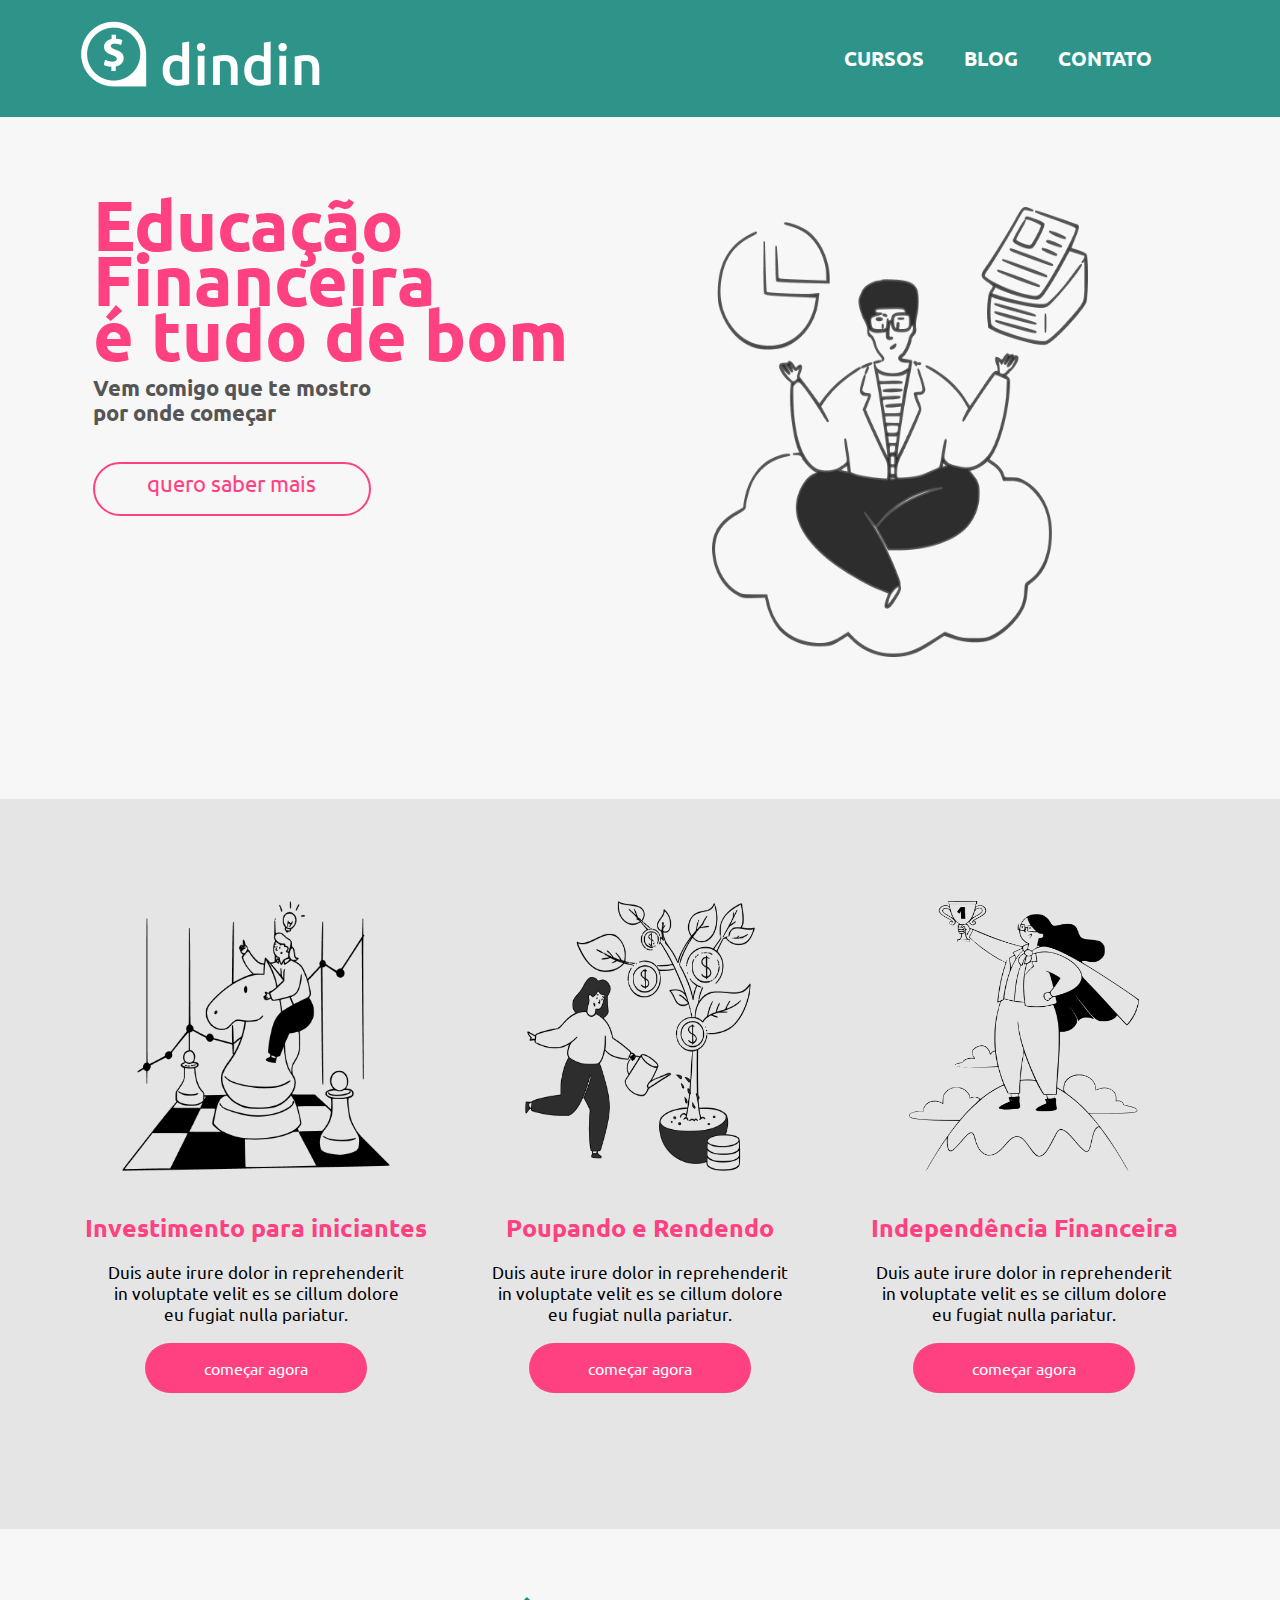
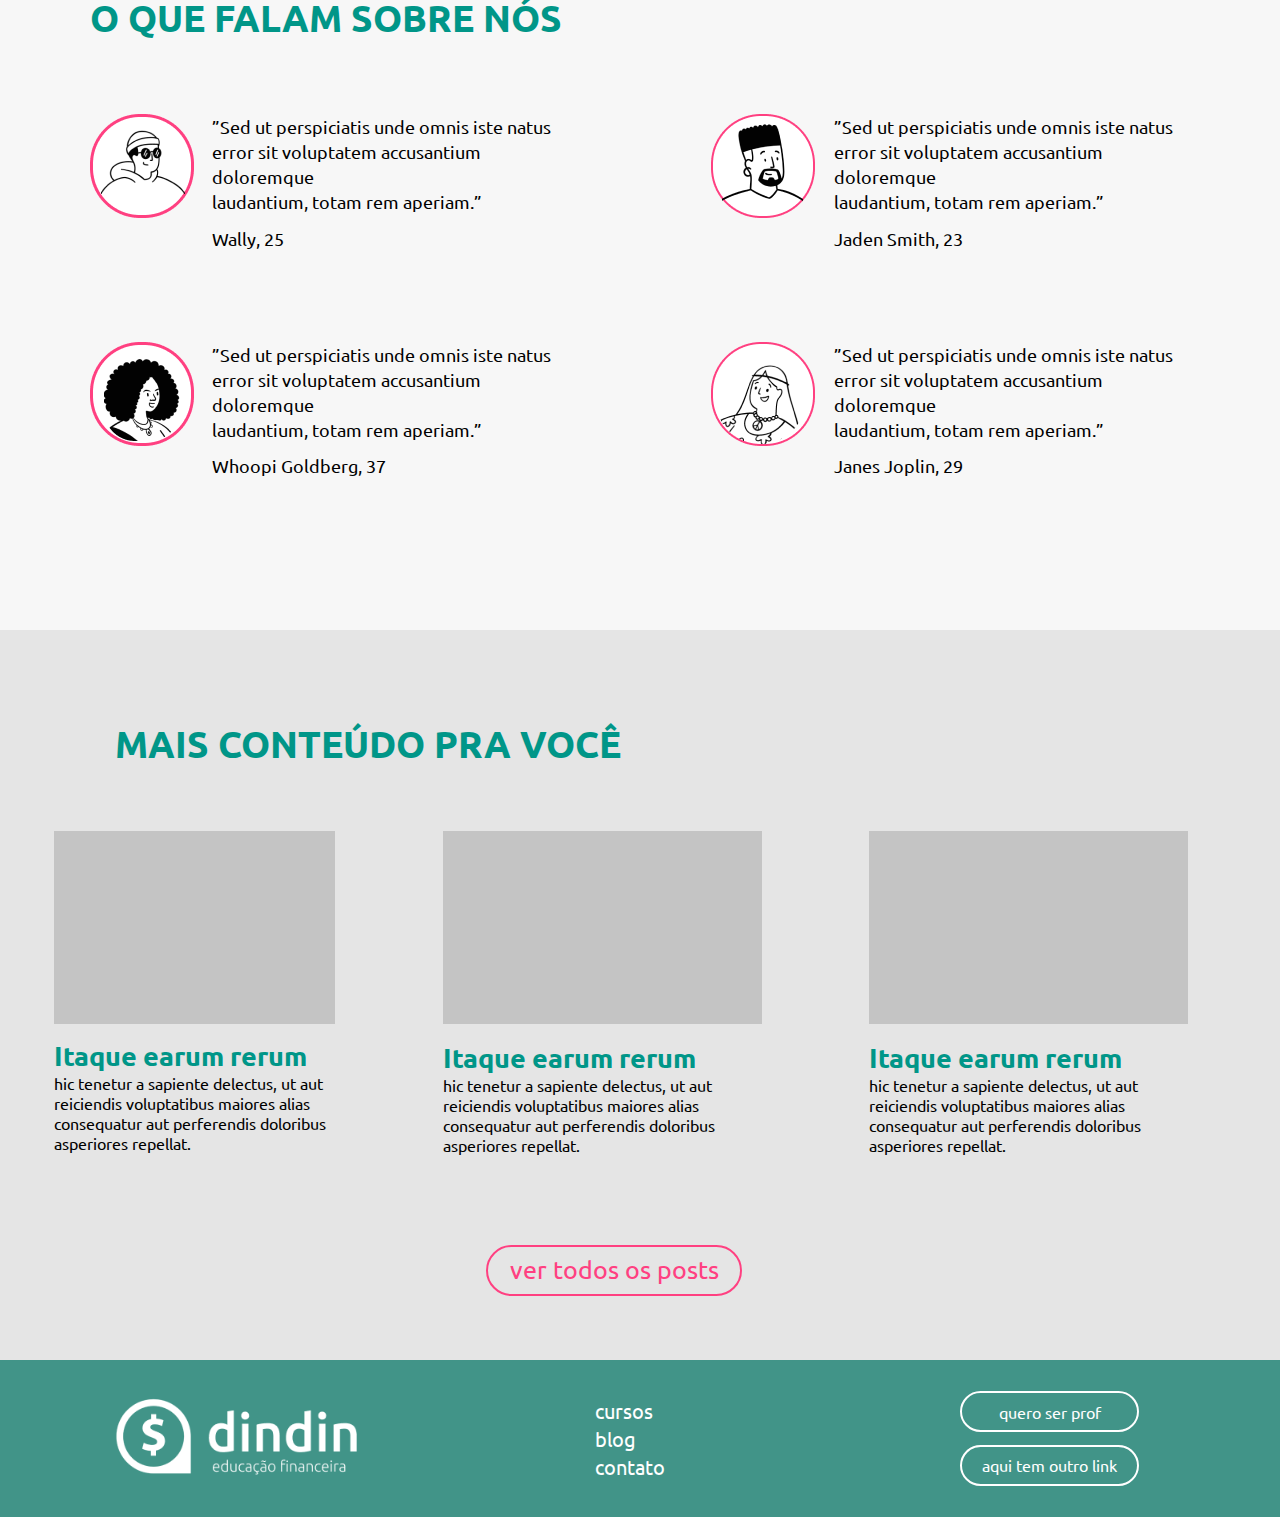
<file: index.html>
<!DOCTYPE html>
<html lang="en">
<head>
    <meta charset="UTF-8">
    <meta http-equiv="X-UA-Compatible" content="IE=edge">
    <meta name="viewport" content="width=device-width, initial-scale=1.0">
   
    <link rel="stylesheet" href="css/index.css">
    
    <link rel="preconnect" href="https://fonts.googleapis.com">
    <link rel="preconnect" href="https://fonts.gstatic.com" crossorigin>
    <link href="https://fonts.googleapis.com/css2?family=Ubuntu&display=swap" rel="stylesheet">
    <title>Início</title>
</head>
<body>
    <header> <!--inicio do header-->
        <a class="logo" href="index.html">
            <img src="./imagens-dindin/logo-header.png" alt="logo-da-empresa">
        </a> 
        <nav class="menu-header">
            <a href="cursos.html">cursos</a>
            <a href="blog.html">blog</a>
            <a href="contato.html">contato</a>
        </nav>
    </header> <!--fim do header-->

    <main>
        
        <section class="section1"> <!--inicio da section1 -->
            <div class="texto">
                <div class="texto1">
                    <h1>
                        Educação <br>
                        Financeira <br>
                        é tudo de bom
                    </h1>
                </div>

                <div class="texto2">
                    <h4>
                        Vem comigo que te mostro <br>
                        por onde começar
                    </h4>
                </div>

                <div class="botao-quero-saber-mais">
                    <a href="#">quero saber mais</a> 
                </div>
            </div>

            <div class="imagem1">
                <img src="./imagens-dindin/ilustra-banner.png" alt="">
            </div>
        </section> <!--fim da section1 -->

        <section class="section2"> <!--inicio da section2 -->
            <div class="coluna1">
                <div>
                    <img class="imagem1" src="./imagens-dindin/ilustra-poupando.png" alt="">
                </div>
                <div>
                    <h2>Investimento para iniciantes</h2>
                </div>
                <div>
                    <p class="p1">
                        Duis aute irure dolor in reprehenderit <br>
                        in voluptate velit es se cillum dolore <br>
                         eu fugiat nulla pariatur.
                    </p>
                </div>
                <div class="botao-comecar-agora-coluna1">
                    <a class="botao1" href="#">começar agora</a>
                </div>
            </div>

            <div class="coluna2">
                <div>
                    <img class="imagem2" src="./imagens-dindin/ilustra-investimento.png" alt="">
                </div>
                <div>
                    <h2>Poupando e Rendendo</h2>
                </div>
                <div>
                    <p class="p2">
                        Duis aute irure dolor in reprehenderit <br>
                        in voluptate velit es se cillum dolore <br>
                         eu fugiat nulla pariatur.
                    </p>
                </div>
                <div class="botao-comecar-agora-coluna2">
                    <a class="botao2" href="#">começar agora</a>
                </div>
            </div>

            <div class="coluna3">
                <div>
                    <img class="imagem3" src="./imagens-dindin/ilustra-independencia.png" alt="">
                </div>
                <div>
                    <h2>Independência Financeira</h2>
                </div>
                <div>
                    <p class="p3">
                        Duis aute irure dolor in reprehenderit <br>
                        in voluptate velit es se cillum dolore <br>
                         eu fugiat nulla pariatur.
                    </p>
                </div>

                <div class="botao-comecar-agora-coluna3">
                    <a class="botao3" href="">começar agora</a>  
                </div>
            </div>
        </section> <!--fim da section2 -->

        <section class="section3"> <!--inicio da section3 -->
            <div class="titulo">
                <h2>
                    o que falam sobre nós
                </h2>
            </div>

            <div class="comentarios">
                <div class="comentarios-esquerda">
                    <div class="wally">
                        <div>    
                            <img src="./imagens-dindin/icon-wally.png" alt="">
                        </div>
                        <div>    
                            <p class="p1">
                                ”Sed ut perspiciatis unde omnis iste natus <br>
                                error sit voluptatem accusantium doloremque <br>
                                laudantium, totam rem aperiam.”
                            </p> 
                            <p class="p2">Wally, 25</p>
                        </div>
                    </div>    

                    <div class="whoopi">
                        <div>    
                            <img src="./imagens-dindin/icon-whoopi.png" alt="">
                        </div>
                        <div>    
                            <p class="p1">
                                ”Sed ut perspiciatis unde omnis iste natus <br>
                                error sit voluptatem accusantium doloremque <br>
                                laudantium, totam rem aperiam.”
                            </p> 
                            <p class="p2">Whoopi Goldberg, 37</p>
                        </div>
                    </div> 
                </div>     

                <div class="comentarios-direita">

                    <div class="jaden">
                        <div>    
                            <img src="./imagens-dindin/icon-jaden.png" alt="">
                        </div>
                        <div>    
                            <p class="p1">
                                ”Sed ut perspiciatis unde omnis iste natus <br>
                                error sit voluptatem accusantium doloremque <br>
                                laudantium, totam rem aperiam.”
                            </p> 
                            <p class="p2">Jaden Smith, 23</p>
                        </div>
                    </div>    

                    <div class="janes">
                        <div>    
                            <img src="./imagens-dindin/icon-jane.png" alt="">
                        </div>
                        <div>    
                            <p class="p1">
                                ”Sed ut perspiciatis unde omnis iste natus <br>
                                error sit voluptatem accusantium doloremque <br>
                                laudantium, totam rem aperiam.”
                            </p> 
                            <p class="p2">Janes Joplin, 29</p>
                        </div>
                    </div>                    
                </div>
            </div>
        </section> <!--fim da section3 -->

        <section class="section4"> <!--inicio da section4 -->
            <div class="titulo">
                <h2>mais conteúdo pra você</h2>            
            </div>
               
            <div class="posts">
                <div class="post1">
                    <div class="img-vazio1">
            
                    </div>
            
                    <div class="texto1">
                        <h3>Itaque earum rerum</h3>
                        <p>
                            hic tenetur a sapiente delectus, ut aut <br>
                            reiciendis voluptatibus maiores alias <br>
                            consequatur aut perferendis doloribus <br>
                            asperiores repellat.
                        </p>
                    </div>
                </div>
            
                <div class="post2">
                    <div class="img-vazio2">
            
                    </div>
                    <div class="texto2">
                        <h3>Itaque earum rerum</h3>
                        <p>
                            hic tenetur a sapiente delectus, ut aut <br>
                            reiciendis voluptatibus maiores alias <br>
                            consequatur aut perferendis doloribus <br>
                            asperiores repellat.
                        </p>
                    </div>
                </div>
            
                <div class="post3">
                    <div class="img-vazio3">
            
                    </div>
            
                    <div class="texto3">
                        <h3>Itaque earum rerum</h3>
                        <p>
                            hic tenetur a sapiente delectus, ut aut <br>
                            reiciendis voluptatibus maiores alias <br>
                            consequatur aut perferendis doloribus <br>
                            asperiores repellat.
                        </p>
                    </div>
                </div>
            </div>

                <div class="botao">
                    <a href="./blog.html">ver todos os posts</a> 
                </div> 

        </section> <!--fim da section4 -->

    </main>
    
    <footer> <!--inicio do footer -->        
    
        <a class="logo-footer" href="index.html">
            <img src="./imagens-dindin/logo-footer.png" alt="logo">
        </a>

        <nav>
            <a href="cursos.html">cursos</a>
            <a href="blog.html">blog</a>
            <a href="contato.html">contato</a>
        </nav>

        <div class="botao-footer">
             <a class="btn1" href="#">quero ser prof</a>
             <a class="btn2" href="#">aqui tem outro link</a>
        </div>
    
    </footer><!--fim do footer -->
</body>
</html>
</file>
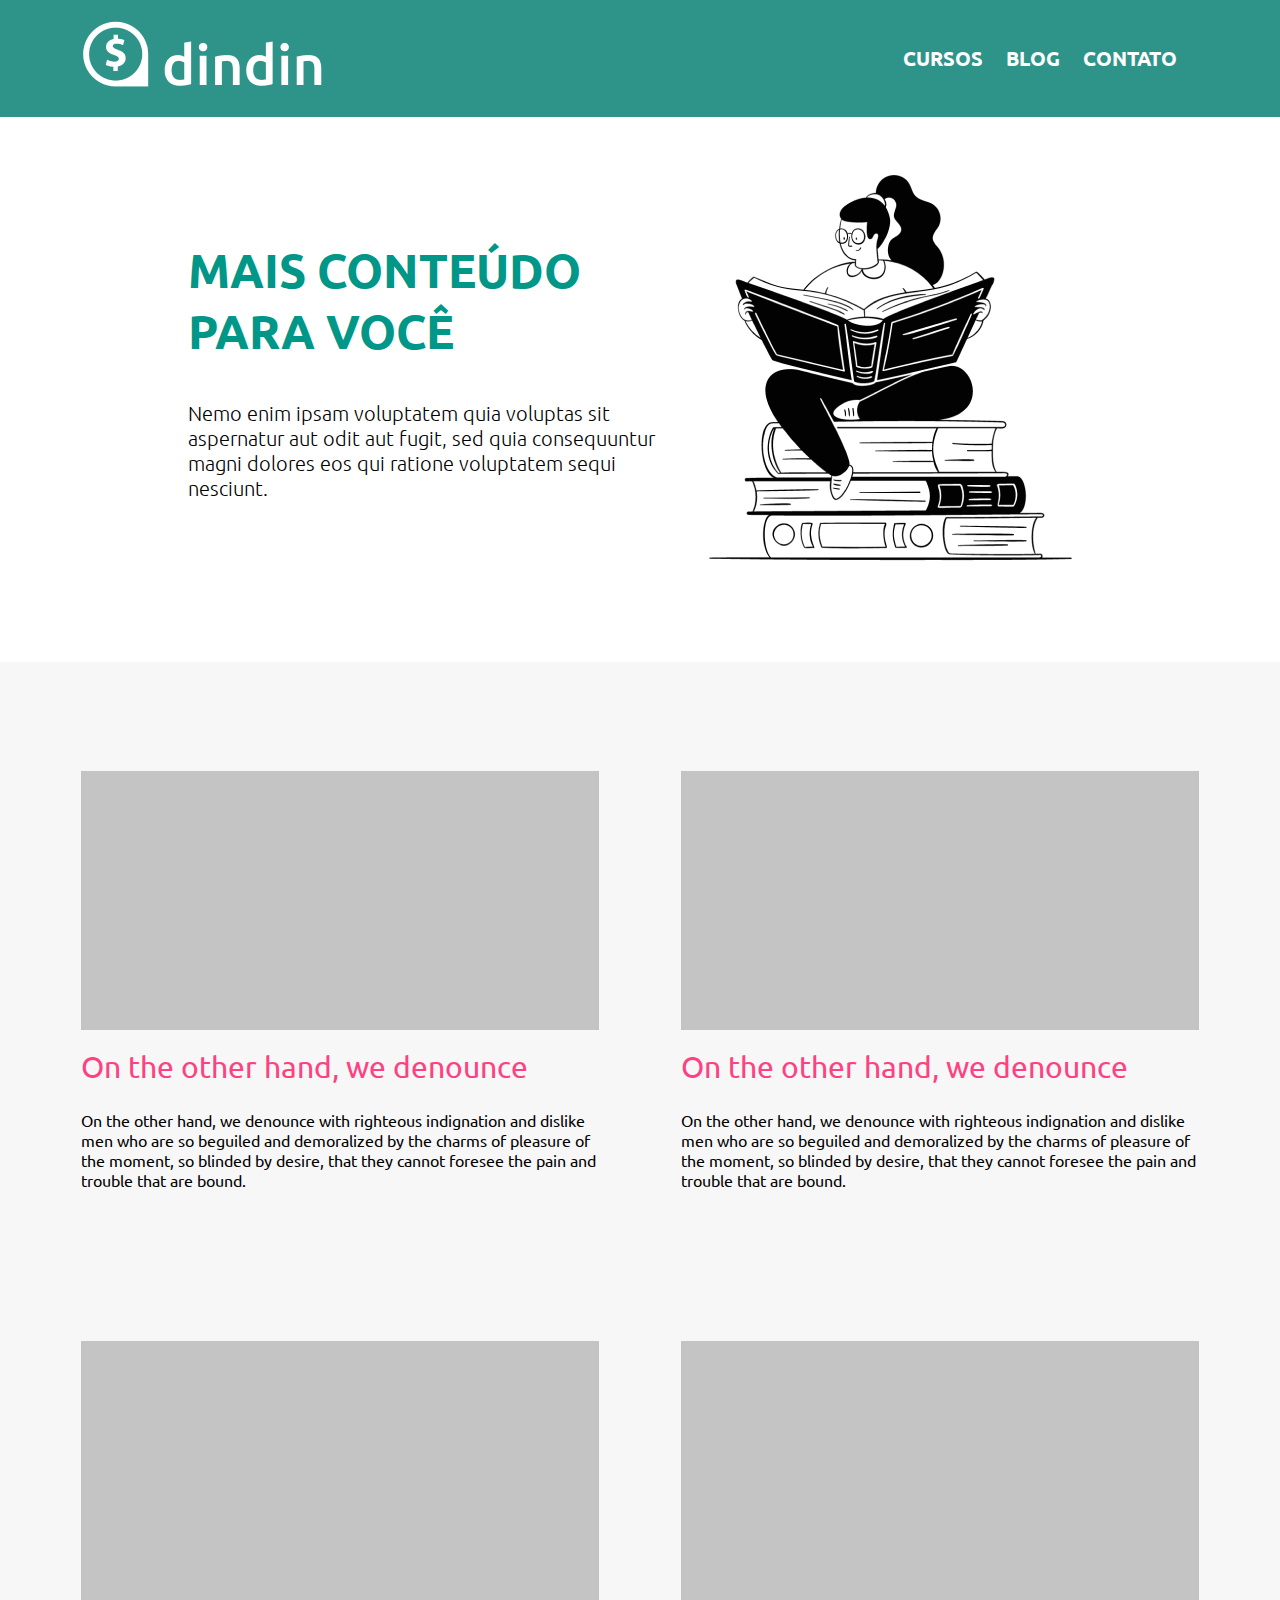
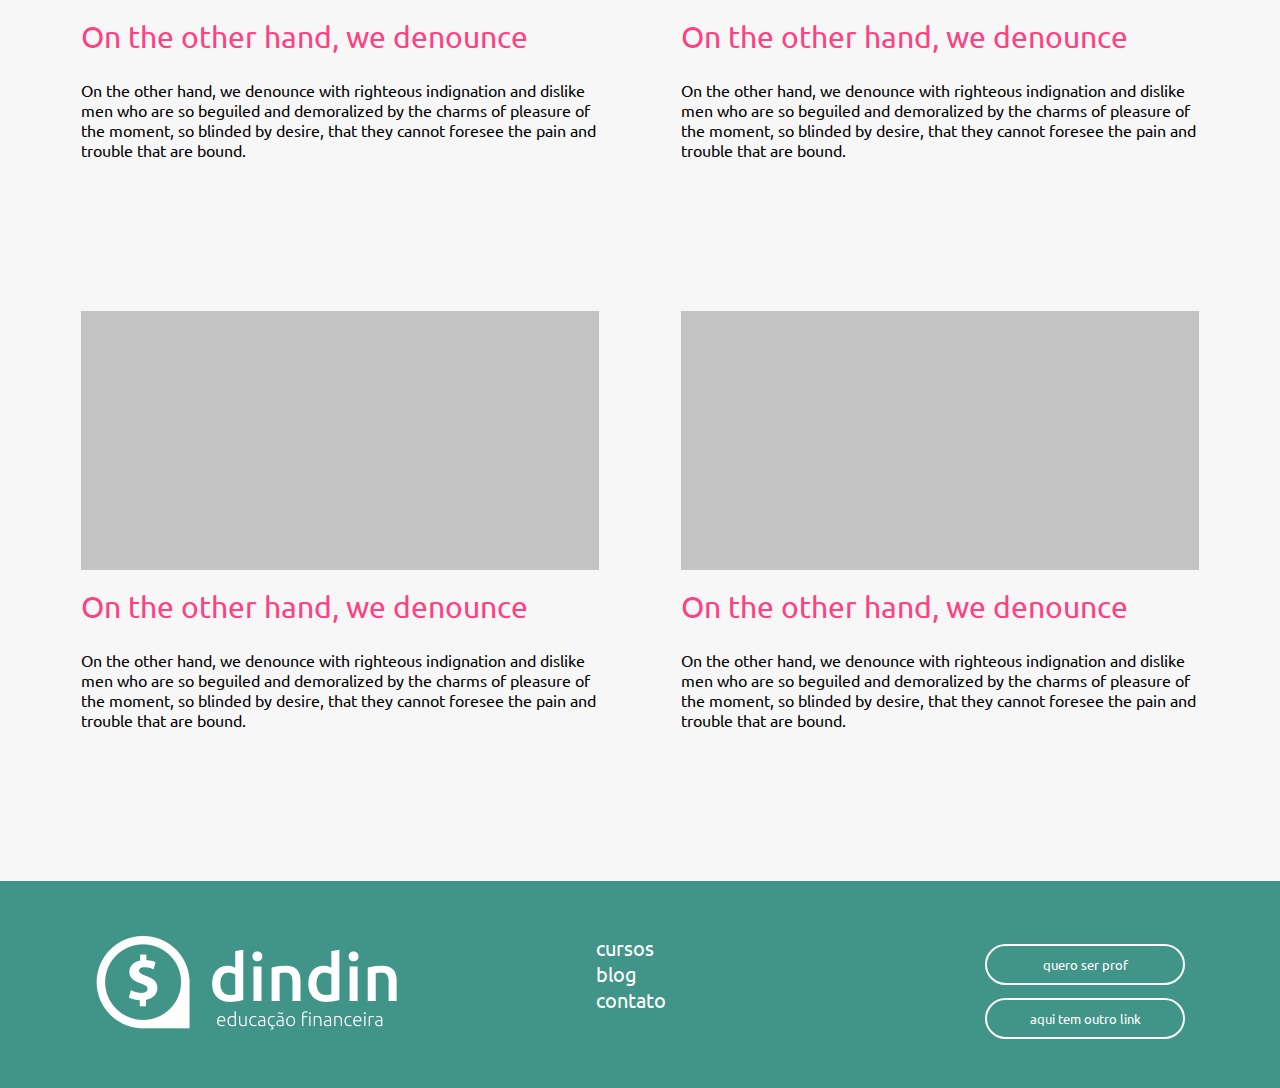
<file: blog.html>
<!DOCTYPE html>
<html lang="pt-br">

<head>
    <meta charset="UTF-8">
    <meta http-equiv="X-UA-Compatible" content="IE=edge">
    <meta name="viewport" content="width=device-width, initial-scale=1.0">
    <link rel="stylesheet" href="css/blog.css">
    <link rel="preconnect" href="https://fonts.googleapis.com">
    <link rel="preconnect" href="https://fonts.gstatic.com" crossorigin>
    <link href="https://fonts.googleapis.com/css2?family=Ubuntu&display=swap" rel="stylesheet">
    <title>Blog</title>
</head>

<body>
    <header>
        <a href="index.html">
            <img src="./imagens-dindin/logo-header.png">
        </a>
        <nav class="menu">
            <a href="cursos.html">CURSOS</a>
            <a href="blog.html">BLOG</a>
            <a href="contato.html">CONTATO</a>
        </nav>
    </header>

    <main>
        <section class="main-section1">
            <article class="main-aticle1">
                <h1 class="title1">MAIS CONTEÚDO PARA VOCÊ</h1>
                <p class="text1">Nemo enim ipsam voluptatem quia voluptas sit aspernatur aut odit aut fugit, sed quia
                    consequuntur magni
                    dolores eos qui ratione voluptatem sequi nesciunt. </p>
            </article>
            <figure class="section-figure1">
                <img src="./imagens-dindin/ilustra-blog.png">
            </figure>
        </section>

        <section class="posts">
            <div class="column">
                <div class="post">
                    <a href="./post.html">
                        <div class="post-img"></div>
                    </a>
                    <a href="./post.html" class="post-title">On the other hand, we denounce
                    </a>
                    <p class="post-text">On the other hand, we denounce with righteous indignation and dislike men who
                        are
                        so beguiled and demoralized by the charms of pleasure of the moment, so blinded by desire, that
                        they cannot foresee the pain and trouble that are bound.
                    </p>
                </div>
                <div class="post">
                    <a href="./post.html">
                        <div class="post-img"></div>
                    </a>
                    <a href="./post.html" class="post-title">On the other hand, we denounce
                    </a>
                    <p class="post-text">On the other hand, we denounce with righteous indignation and dislike men who
                        are
                        so beguiled and demoralized by the charms of pleasure of the moment, so blinded by desire, that
                        they cannot foresee the pain and trouble that are bound.
                    </p>
                </div>
                <div class="post">
                    <a href="./post.html">
                        <div class="post-img"></div>
                    </a>
                    <a href="./post.html" class="post-title">On the other hand, we denounce
                    </a>
                    <p class="post-text">On the other hand, we denounce with righteous indignation and dislike men who
                        are
                        so beguiled and demoralized by the charms of pleasure of the moment, so blinded by desire, that
                        they cannot foresee the pain and trouble that are bound.
                    </p>
                </div>
            </div>

            <div class="column">
                <div class="post">
                    <a href="./post.html">
                        <div class="post-img"></div>
                    </a>
                    <a href="./post.html" class="post-title">On the other hand, we denounce
                    </a>
                    <p class="post-text">On the other hand, we denounce with righteous indignation and dislike men who
                        are
                        so
                        beguiled and demoralized by the charms of pleasure of the moment, so blinded by desire, that
                        they
                        cannot foresee the pain and trouble that are bound.
                    </p>
                </div>
                <div class="post">
                    <a href="./post.html">
                        <div class="post-img"></div>
                    </a>
                    <a href="./post.html" class="post-title">On the other hand, we denounce
                    </a>
                    <p class="post-text">On the other hand, we denounce with righteous indignation and dislike men who
                        are
                        so beguiled and demoralized by the charms of pleasure of the moment, so blinded by desire, that
                        they cannot foresee the pain and trouble that are bound.
                    </p>
                </div>
                <div class="post">
                    <a href="./post.html">
                        <div class="post-img"></div>
                    </a>
                    <a href="./post.html" class="post-title">On the other hand, we denounce
                    </a>
                    <p class="post-text">On the other hand, we denounce with righteous indignation and dislike men who
                        are
                        so beguiled and demoralized by the charms of pleasure of the moment, so blinded by desire, that
                        they cannot foresee the pain and trouble that are bound.
                    </p>
                </div>
            </div>
        </section>
    </main>
    <footer>
        <a href="index.html">
            <img src="./imagens-dindin/logo-footer.png">
        </a>
        <nav class="footer-menu">
            <ul><a href="cursos.html">cursos</a></ul>
            <ul><a href="blog.html">blog</a></ul>
            <ul><a href="contato.html">contato</a></ul>
        </nav>
        <div class="footer-buttons">
            <div>
                <button class="buttons">quero ser prof</button>
            </div>
            <div>
                <button class="buttons">aqui tem outro link</button>
            </div>
        </div>

    </footer>
</body>

</html>
</file>
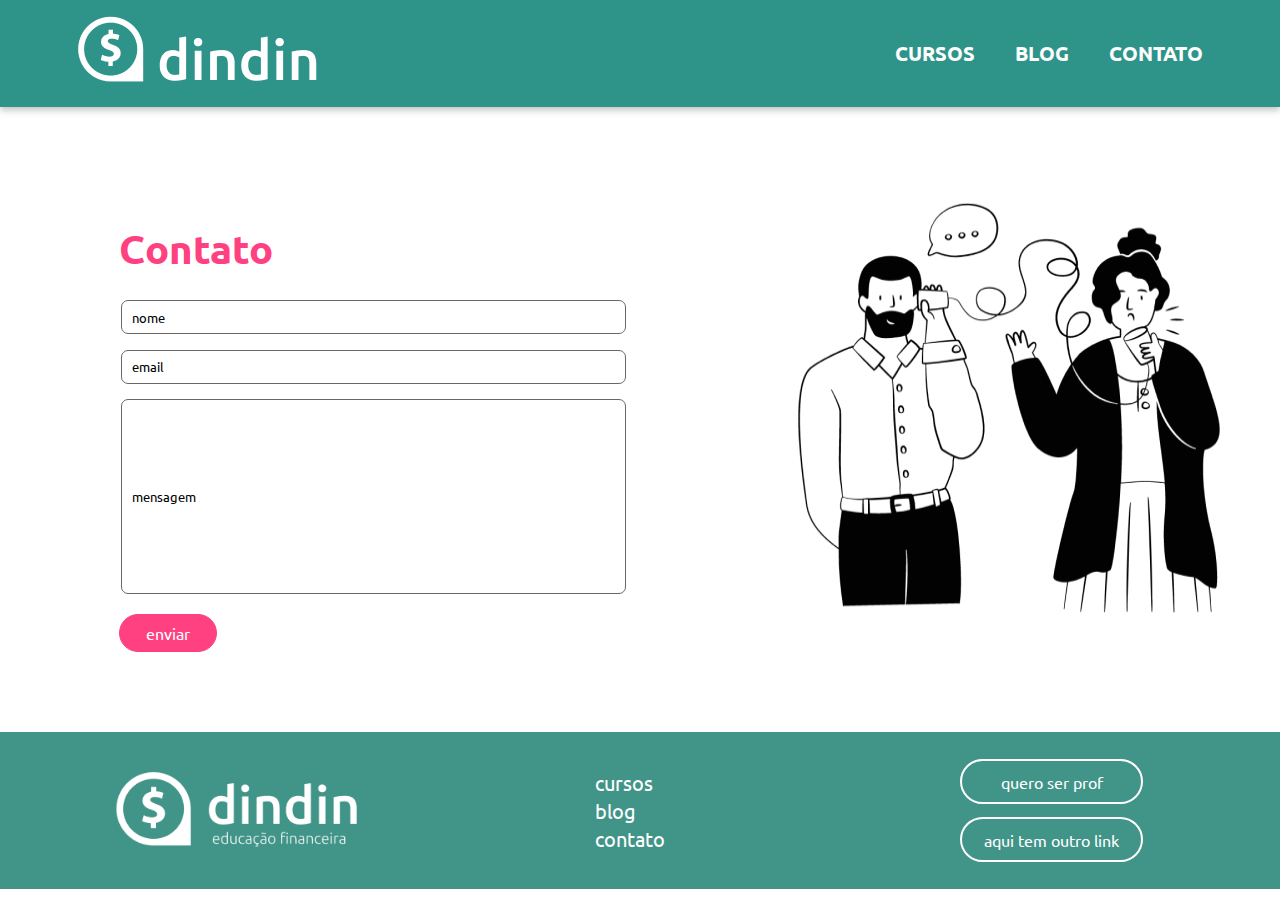
<file: contato.html>
<!DOCTYPE html>
<html lang="en">
<head>
    <meta charset="UTF-8">
    <meta http-equiv="X-UA-Compatible" content="IE=edge">
    <meta name="viewport" content="width=device-width, initial-scale=1.0">
    <link rel="preconnect" href="https://fonts.googleapis.com">
    <link rel="preconnect" href="https://fonts.gstatic.com" crossorigin>
    <link href="https://fonts.googleapis.com/css2?family=Ubuntu&display=swap" rel="stylesheet">
    <title>Contato</title>
    <link rel="stylesheet" href="css/contato.css">
</head>
<body>
    <header> <!--inicio do header-->
        <a class="logo" href="index.html">
            <img src="./imagens-dindin/logo-header.png" alt="">
        </a> 
        <nav class="menu-header">
            <a href="cursos.html">cursos</a>
            <a href="blog.html">blog</a>
            <a href="contato.html">contato</a>
        </nav>
    </header> <!--fim do header-->
     <main>
        <section class="section1">
            <div class="left">
                <h2>Contato</h2>

                <div class="form-contato">
                    
                    <form action="#" >
                        <input class="input1" type="text" name="nome" value="nome"> <br>
                        <input class="input2" type="text" name="email" value="email"> <br>
                        <input class="input3" type="text" name="mensagem" value="mensagem"> <br>
                    </form>   
                    
                </div>

                <div class="botao">
                    <a href="">enviar</a> 
                </div>
            </div>

            <div class="right">
                <img src="./imagens-dindin/ilustra-contato.png" alt="">
            </div>
        </section>

     </main>

     <footer> <!--inicio do footer -->
        
    
        <a class="logo-footer" href="index.html">
            <img src="./imagens-dindin/logo-footer.png" alt="logo">
        </a>

        <nav>
            <a href="cursos.html">cursos</a>
            <a href="blog.html">blog</a>
            <a href="contato.html">contato</a>
        </nav>

        <div class="botao-footer">
            <a class="btn1" href="#">quero ser prof</a>
             <a class="btn2" href="#">aqui tem outro link</a>
        </div>
    
    </footer><!--fim do footer -->

</body>
</html>
</file>
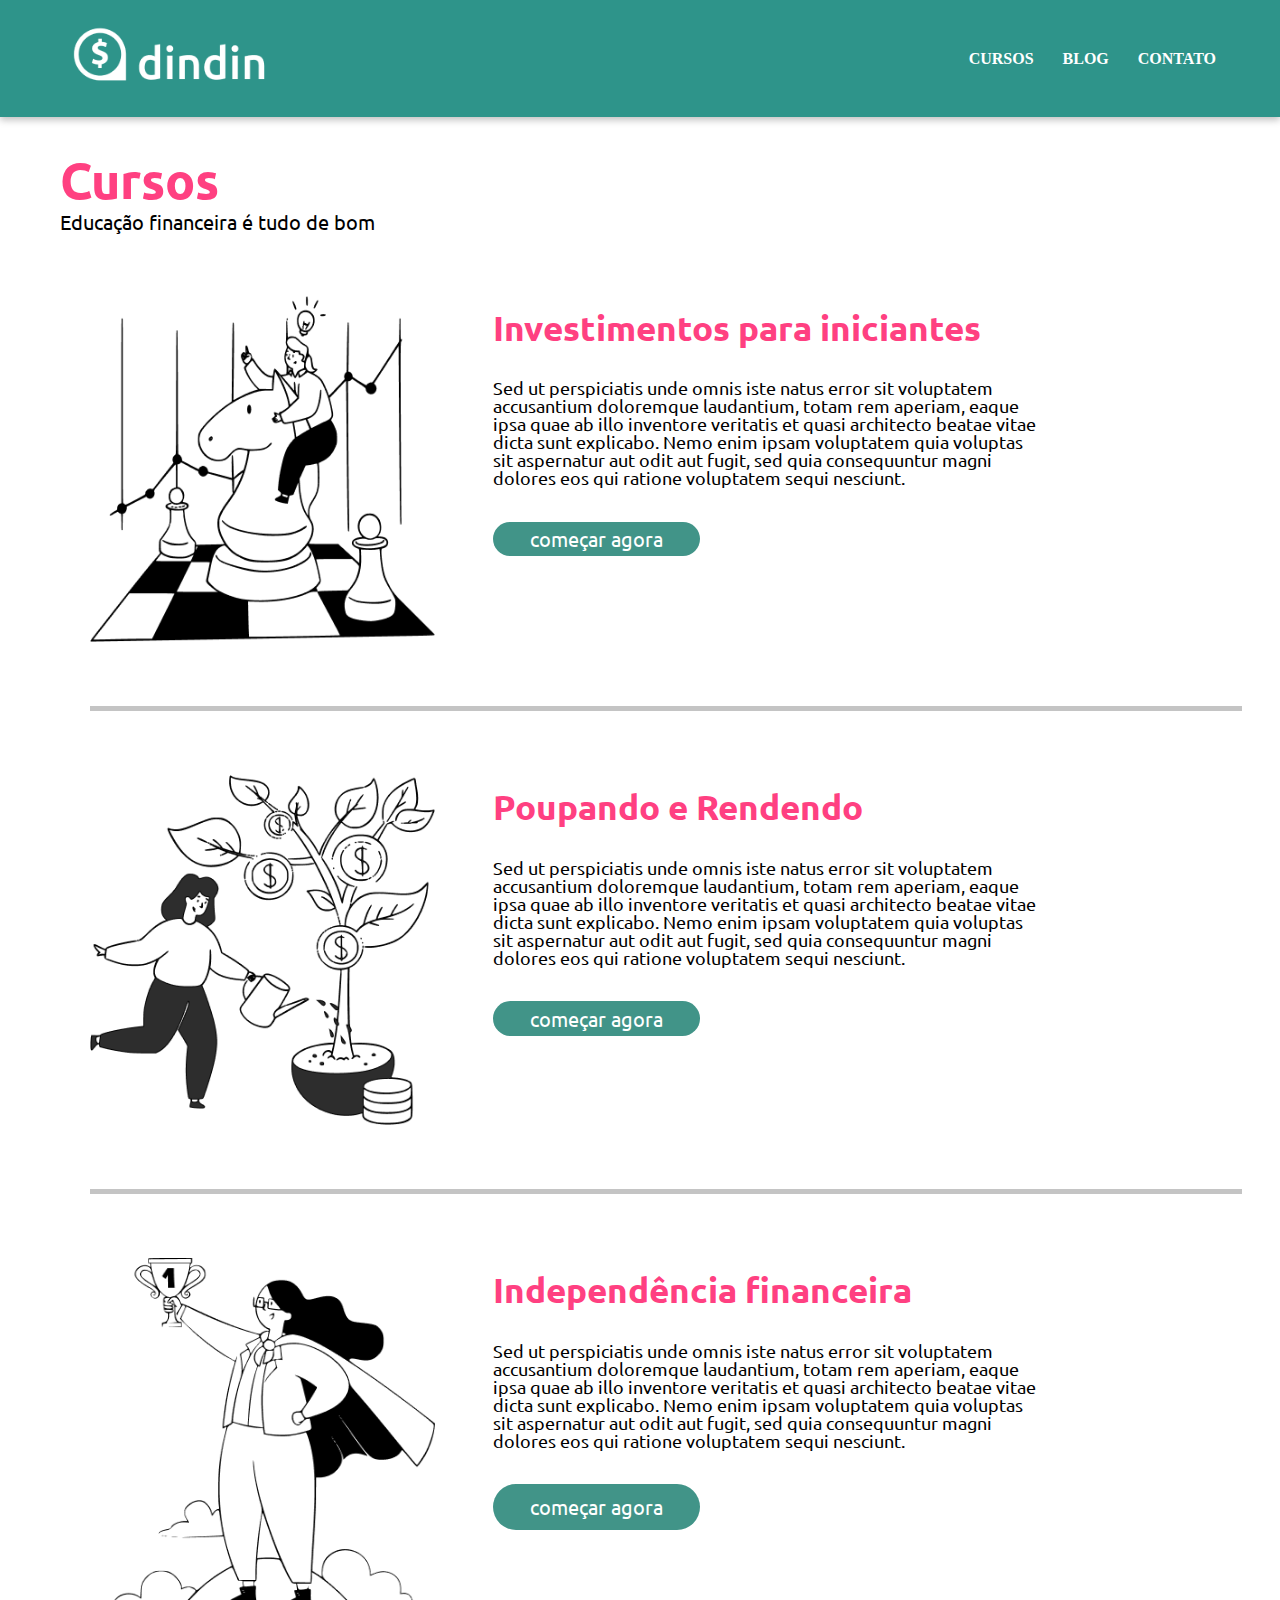
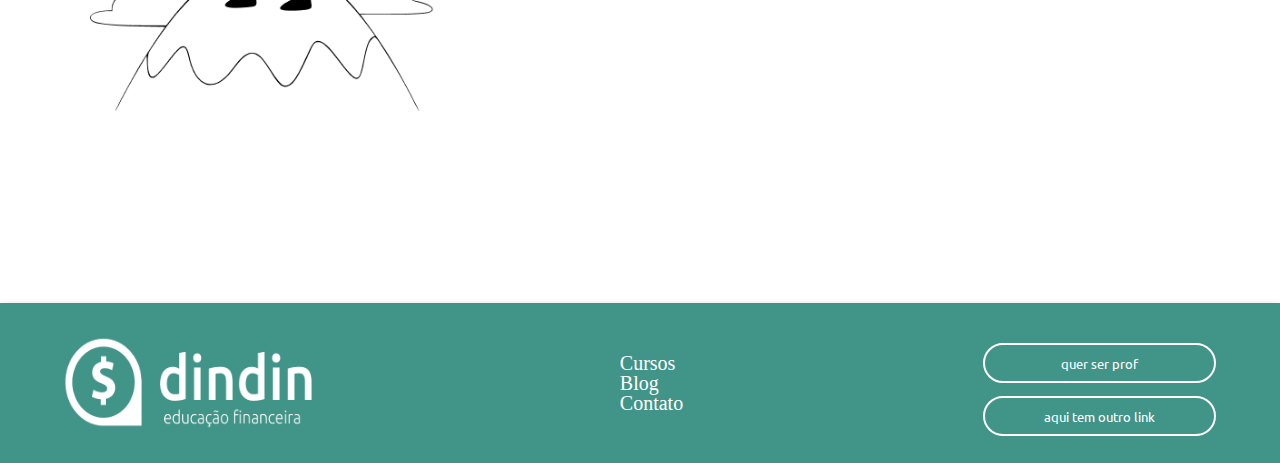
<file: curso.html>
<!DOCTYPE html>
<html lang="pt-BR">

<head>
    <meta charset="UTF-8">
    <meta http-equiv="X-UA-Compatible" content="IE=edge">
    <meta name="viewport" content="width=device-width, initial-scale=1.0">
    <link rel="preconnect" href="https://fonts.googleapis.com">
    <link rel="preconnect" href="https://fonts.gstatic.com" crossorigin>
    <link href="https://fonts.googleapis.com/css2?family=Inter:wght@300&family=Ubuntu&display=swap" rel="stylesheet">
    <link rel="stylesheet" href="curso.css">
    <title>Dindin</title>
</head>

<body>
    <header class="header">
        <a href="index.html">
            <img src="/imagens-curso/logo-header.png" alt="logo da empresa" class="logo">
        </a>

        <nav class="nav-1">
            <a href="#">CURSOS</a>
            <a href="#">BLOG</a>
            <a href="#" >CONTATO</a>
        </nav>
    </header>
    <main>
        <h1>Cursos</h1>
        <p class="primeiro-p">Educação financeira é tudo de bom</p>

        <section>
            <div class="cards">
                <img src="/imagens-curso/image 3 (Traced).png" alt="iamgem de uma mulher em uma peça de xadrez">
                <div class="div-card">
                    <h2>
                        Investimentos para iniciantes
                    </h2>
                    
                    <p>
                        Sed ut perspiciatis unde omnis iste natus error sit voluptatem accusantium doloremque
                        laudantium,
                        totam rem aperiam, eaque ipsa quae ab illo inventore veritatis et quasi architecto beatae vitae
                        dicta sunt explicabo. Nemo enim ipsam voluptatem quia voluptas sit aspernatur aut odit aut
                        fugit,
                        sed quia consequuntur magni dolores eos qui ratione voluptatem sequi nesciunt.
                    </p>
                    <button class="botao">começar agora</button>
                </div>
            </div>
            <div class="cards" id="card-meio">
                <img src="/imagens-curso/image 2 (Traced).png" alt="uma mulher colocando agua na planta">
                <div class="div-card">
                <h2>Poupando e Rendendo</h2>
                <p>Sed ut perspiciatis unde omnis iste natus error sit voluptatem accusantium doloremque laudantium,
                    totam rem aperiam, eaque ipsa quae ab illo inventore veritatis et quasi architecto beatae vitae
                    dicta sunt explicabo. Nemo enim ipsam voluptatem quia voluptas sit aspernatur aut odit aut fugit,
                    sed quia consequuntur magni dolores eos qui ratione voluptatem sequi nesciunt. </p>
                <button class="botao">começar agora</button>
                </div>
            </div>
            <div class="cards" id="ultimo-card">
                <img src="/imagens-curso/image 4 (Traced).png" alt="imagem de uma mulher no topo de uma montanha">
                <div class="div-card" >
                <h2>Independência financeira</h2>
                <p>Sed ut perspiciatis unde omnis iste natus error sit voluptatem accusantium doloremque laudantium,
                    totam rem aperiam, eaque ipsa quae ab illo inventore veritatis et quasi architecto beatae vitae
                    dicta sunt explicabo. Nemo enim ipsam voluptatem quia voluptas sit aspernatur aut odit aut fugit,
                    sed quia consequuntur magni dolores eos qui ratione voluptatem sequi nesciunt. </p>
                <button class="botao">começar agora</button>
                </div>
            </div>

        </section>
    </main>
    <footer class="footer">
        <img src="/imagens-curso/logo-footer.png" alt="logo da empresa" class="logo-footer">
        <nav class="nav-2">
            
            <a href="#">Cursos</a>
            <a href="#">Blog</a>
            <a href="#">Contato</a>
        
        </nav>
        <div class="botao3">
            <button class="botao-footer">quer ser prof</button>
            
            <button class="botao-footer">aqui tem outro link</button>
        </div>
    </footer>

</body>

</html>
</file>
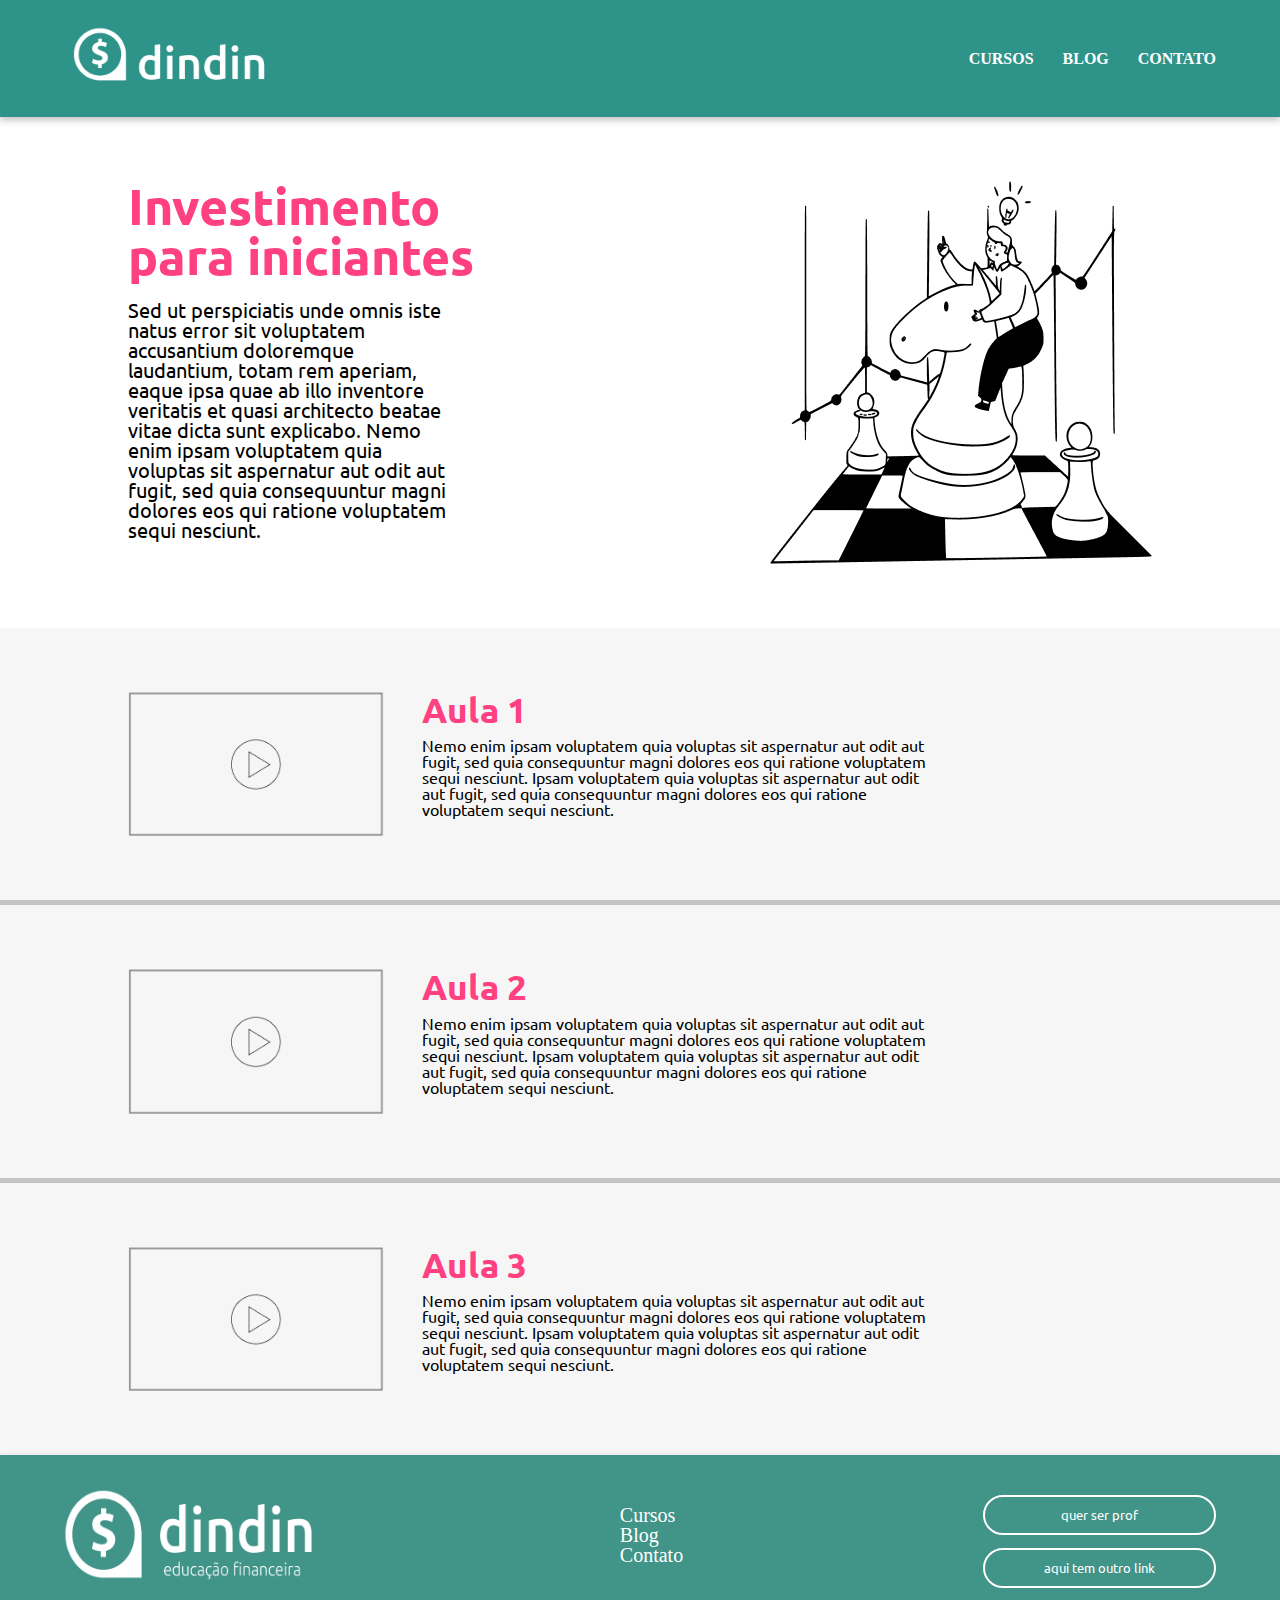
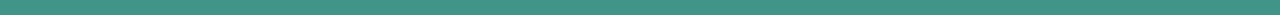
<file: curso2.html>
<!DOCTYPE html>
<html lang="pt-BR">

<head>
    <meta charset="UTF-8">
    <meta http-equiv="X-UA-Compatible" content="IE=edge">
    <meta name="viewport" content="width=device-width, initial-scale=1.0">
    <link rel="preconnect" href="https://fonts.googleapis.com">
    <link rel="preconnect" href="https://fonts.gstatic.com" crossorigin>
    <link href="https://fonts.googleapis.com/css2?family=Inter:wght@300&family=Ubuntu&display=swap" rel="stylesheet">
    <link rel="stylesheet" href="curso2.css">
    <title>Dindin</title>
</head>

<body>
    <header>
        <header class="header">
            <a href="index.html">
                <img src="/imagens-curso//logo-header.png" alt="logo da empresa" class="logo">
            </a>

            <nav class="nav-1">
                <a href="cursos.html">CURSOS</a>
                <a href="blog.html">BLOG</a>
                <a href="contato.html">CONTATO</a>
            </nav>
        </header>
        <main>
            <section class="conteiner">
                <div >
                    <h1>Investimento 
                        <br>
                        para iniciantes</h1>
                    <p class="primeiro-p">Sed ut perspiciatis unde omnis iste natus error sit voluptatem accusantium doloremque laudantium,
                        totam rem aperiam, eaque ipsa quae ab illo inventore veritatis et quasi architecto beatae vitae
                        dicta sunt explicabo. Nemo enim ipsam voluptatem quia voluptas sit aspernatur aut odit aut
                        fugit,
                        sed quia consequuntur magni dolores eos qui ratione voluptatem sequi nesciunt. </p>
                </div>
                <img src="/imagens-curso/image 3 (Traced).png" alt="imagem">
            </section>
            <section class="conteiner2">
                <div class="cards">
                    <img src="/imagens-curso/video dindin.png" alt="">
                    <div class="cards-interno">
                        <h2>Aula 1</h2>
                        <p>
                            Nemo enim ipsam voluptatem quia voluptas sit aspernatur aut odit aut fugit, sed quia
                            consequuntur magni dolores eos qui ratione voluptatem sequi nesciunt.
                            
                            
                            Ipsam voluptatem quia voluptas sit aspernatur aut odit aut fugit, sed quia consequuntur
                            magni dolores eos qui ratione voluptatem sequi nesciunt.
                        </p>
                    </div>
                </div>
                <div class="cards" id="cards-meio">
                    
                    <img src="/imagens-curso/video dindin.png" alt="">
                    <div class="cards-interno" >
                        <h2>Aula 2</h2>
                        <p>
                            Nemo enim ipsam voluptatem quia voluptas sit aspernatur aut odit aut fugit, sed quia
                            consequuntur magni dolores eos qui ratione voluptatem sequi nesciunt.
                        
                        
                            Ipsam voluptatem quia voluptas sit aspernatur aut odit aut fugit, sed quia consequuntur
                            magni dolores eos qui ratione voluptatem sequi nesciunt.
                        </p>
                    </div>
                
                </div>
                <div class="cards" >
                    <img src="/imagens-curso/video dindin.png" alt="">
                    <div class="cards-interno">
                        <h2>Aula 3</h2>
                        <p>
                            Nemo enim ipsam voluptatem quia voluptas sit aspernatur aut odit aut fugit, sed quia
                            consequuntur magni dolores eos qui ratione voluptatem sequi nesciunt.
                        
                            Ipsam voluptatem quia voluptas sit aspernatur aut odit aut fugit, sed quia consequuntur
                            magni dolores eos qui ratione voluptatem sequi nesciunt.
                        </p>
                    </div>
                </div>
            </section>
        </main>
        <footer class="footer">
            <img src="/imagens-curso/logo-footer.png" alt="logo da empresa" class="logo-footer">
            <nav class="nav-2">

                <a href="cursos.html">Cursos</a>
                <a href="blog.html">Blog</a>
                <a href="contato.html">Contato</a>

            </nav>
            <div class="botao3">
                <button class="botao-footer">quer ser prof</button>
                <button class="botao-footer">aqui tem outro link</button>
            </div>
        </footer>

</body>

</html>
</file>
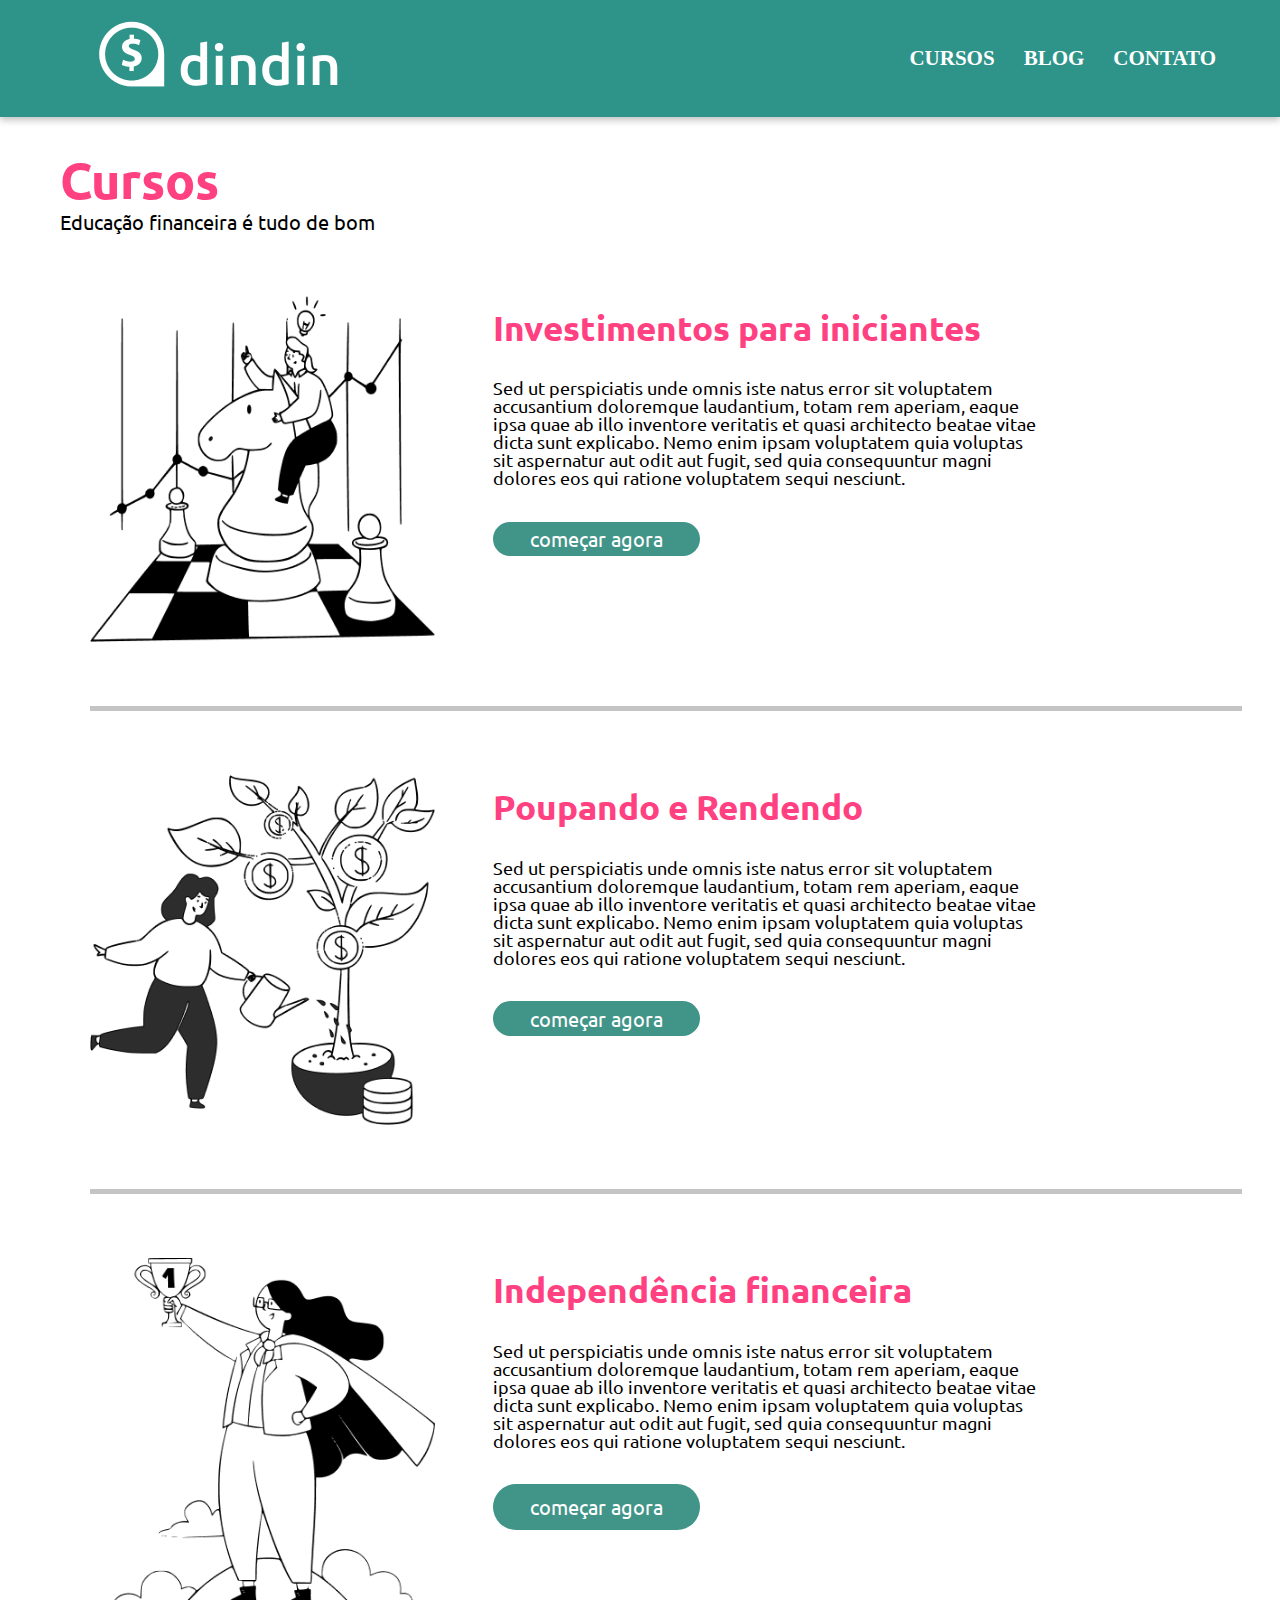
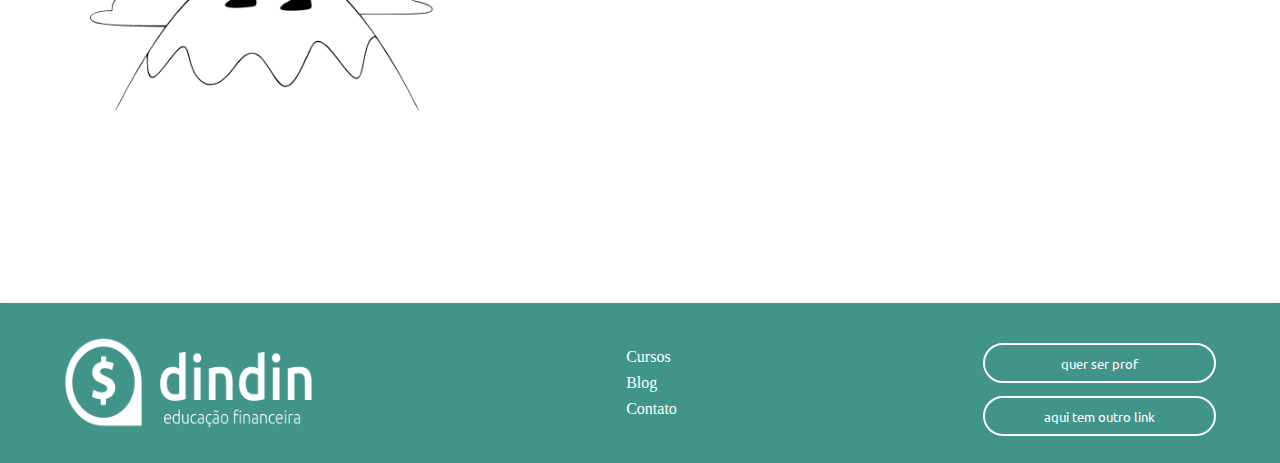
<file: cursos.html>
<!DOCTYPE html>
<html lang="pt-BR">

<head>
    <meta charset="UTF-8">
    <meta http-equiv="X-UA-Compatible" content="IE=edge">
    <meta name="viewport" content="width=device-width, initial-scale=1.0">
    <link rel="preconnect" href="https://fonts.googleapis.com">
    <link rel="preconnect" href="https://fonts.gstatic.com" crossorigin>
    <link href="https://fonts.googleapis.com/css2?family=Inter:wght@300&family=Ubuntu&display=swap" rel="stylesheet">
    <link rel="stylesheet" href="cursos.css">
    <title>Cursos</title>
</head>

<body>
    <header class="header">
        <a href="index.html">
            <img src="/imagens-dindin/logo-header.png" alt="logo da empresa" class="logo">
        </a>

        <nav class="nav-1">
            <a href="cursos.html">CURSOS</a>
            <a href="blog.html">BLOG</a>
            <a href="contato.html" >CONTATO</a>
        </nav>
    </header>
    <main>
        <h1>Cursos</h1>
        <p class="primeiro-p">Educação financeira é tudo de bom</p>

        <section>
            <div class="cards">
                <img src="imagens-dindin/ilustra-poupando.png" alt="iamgem de uma mulher em uma peça de xadrez">
                <div class="div-card">
                    <h2>
                        Investimentos para iniciantes
                    </h2>
                    
                    <p>
                        Sed ut perspiciatis unde omnis iste natus error sit voluptatem accusantium doloremque
                        laudantium,
                        totam rem aperiam, eaque ipsa quae ab illo inventore veritatis et quasi architecto beatae vitae
                        dicta sunt explicabo. Nemo enim ipsam voluptatem quia voluptas sit aspernatur aut odit aut
                        fugit,
                        sed quia consequuntur magni dolores eos qui ratione voluptatem sequi nesciunt.
                    </p>
                    <button class="botao">começar agora</button>
                </div>
            </div>
            <div class="cards" id="card-meio">
                <img src="/imagens-dindin/ilustra-investimento.png" alt="uma mulher colocando agua na planta">
                <div class="div-card">
                <h2>Poupando e Rendendo</h2>
                <p>Sed ut perspiciatis unde omnis iste natus error sit voluptatem accusantium doloremque laudantium,
                    totam rem aperiam, eaque ipsa quae ab illo inventore veritatis et quasi architecto beatae vitae
                    dicta sunt explicabo. Nemo enim ipsam voluptatem quia voluptas sit aspernatur aut odit aut fugit,
                    sed quia consequuntur magni dolores eos qui ratione voluptatem sequi nesciunt. </p>
                <button class="botao">começar agora</button>
                </div>
            </div>
            <div class="cards" id="ultimo-card">
                <img src="/imagens-dindin/ilustra-independencia.png" alt="imagem de uma mulher no topo de uma montanha">
                <div class="div-card" >
                <h2>Independência financeira</h2>
                <p>Sed ut perspiciatis unde omnis iste natus error sit voluptatem accusantium doloremque laudantium,
                    totam rem aperiam, eaque ipsa quae ab illo inventore veritatis et quasi architecto beatae vitae
                    dicta sunt explicabo. Nemo enim ipsam voluptatem quia voluptas sit aspernatur aut odit aut fugit,
                    sed quia consequuntur magni dolores eos qui ratione voluptatem sequi nesciunt. </p>
                <button class="botao">começar agora</button>
                </div>
            </div>

        </section>
    </main>
    <footer class="footer">
        <img src="/imagens-dindin/logo-footer.png" alt="logo da empresa" class="logo-footer">
        <nav class="nav-2">
            
            <a href="cursos.html">Cursos</a>
            <a href="blog.html">Blog</a>
            <a href="contato.html">Contato</a>
        
        </nav>
        <div class="botao3">
            <button class="botao-footer">quer ser prof</button>
            
            <button class="botao-footer">aqui tem outro link</button>
        </div>
    </footer>

</body>

</html>
</file>
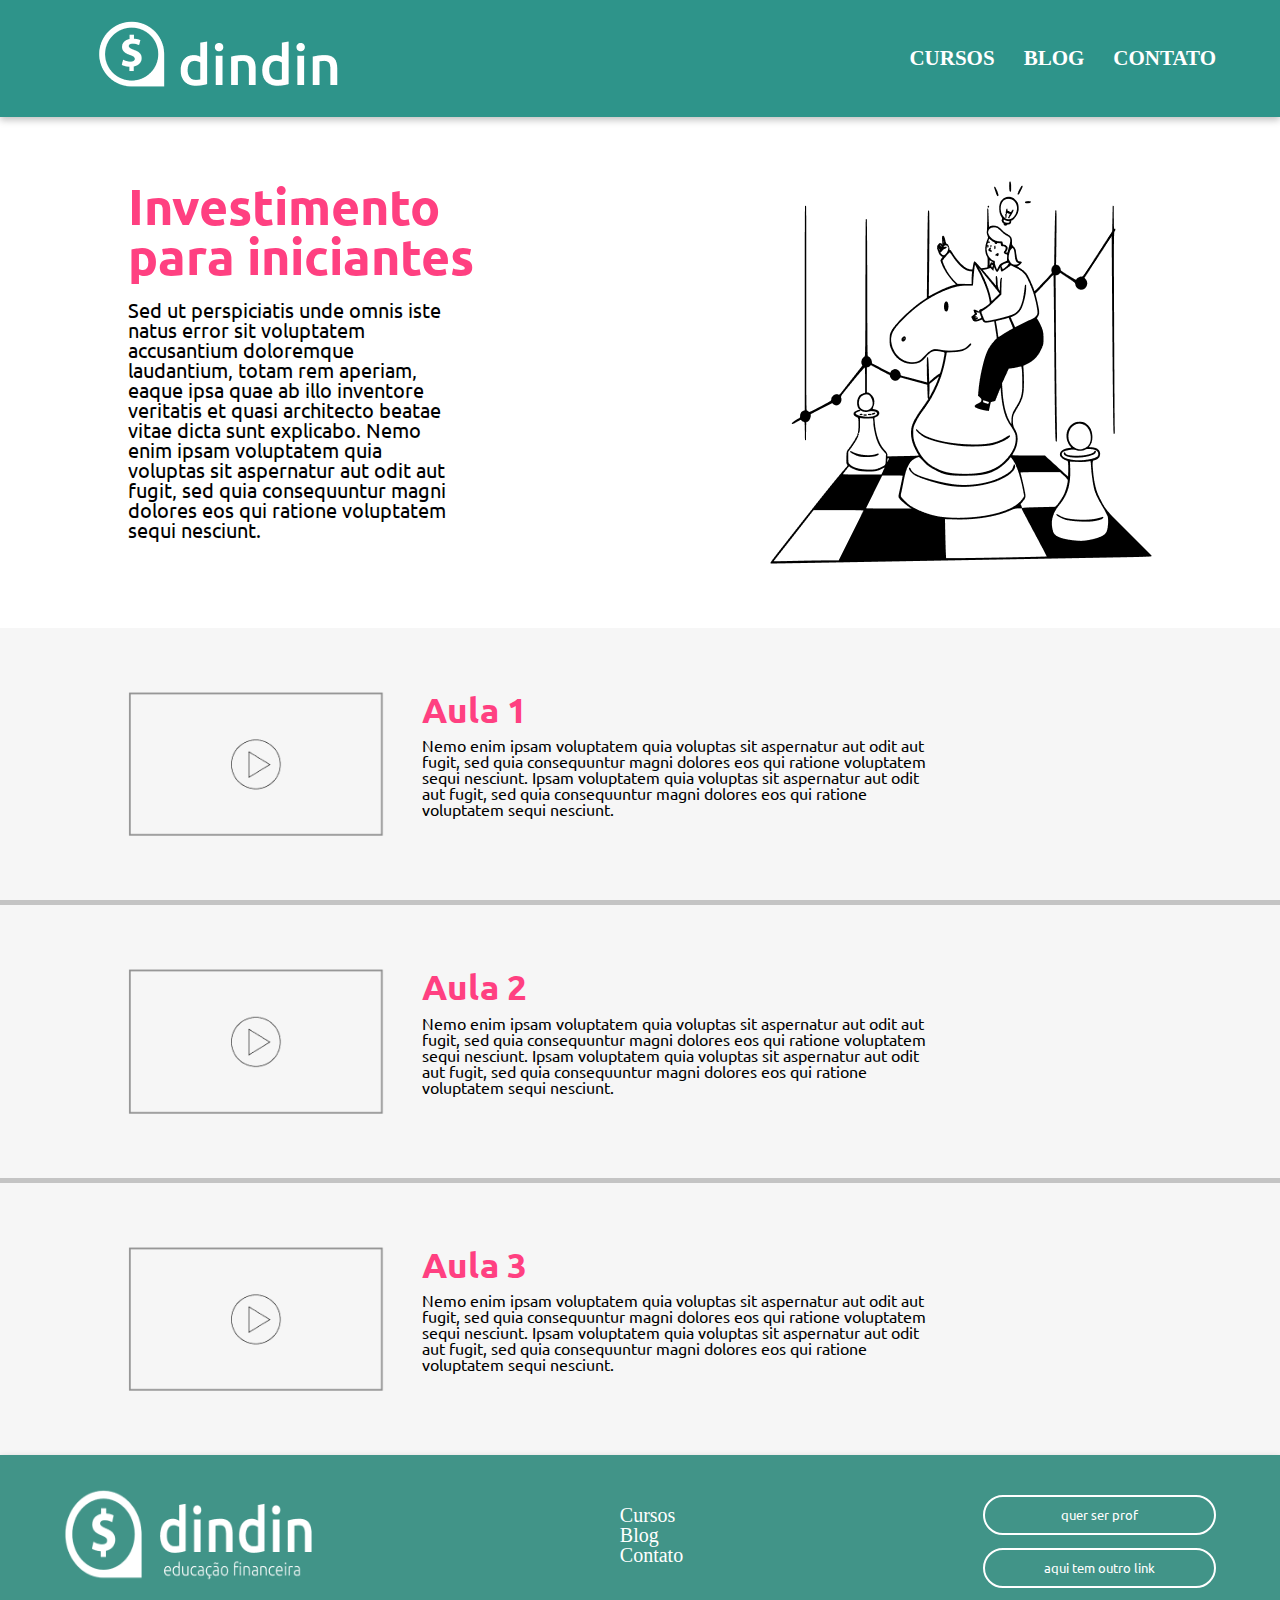
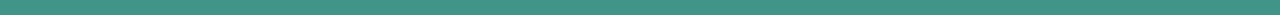
<file: cursos2.html>
<!DOCTYPE html>
<html lang="pt-BR">

<head>
    <meta charset="UTF-8">
    <meta http-equiv="X-UA-Compatible" content="IE=edge">
    <meta name="viewport" content="width=device-width, initial-scale=1.0">
    <link rel="preconnect" href="https://fonts.googleapis.com">
    <link rel="preconnect" href="https://fonts.gstatic.com" crossorigin>
    <link href="https://fonts.googleapis.com/css2?family=Inter:wght@300&family=Ubuntu&display=swap" rel="stylesheet">
    <link rel="stylesheet" href="cursos2.css">
    <title>Cursos</title>
</head>

<body>
    <header>
        <header class="header">
            <a href="index.html">
                <img src="/imagens-dindin/logo-header.png" alt="logo da empresa" class="logo">
            </a>

            <nav class="nav-1">
                <a href="cursos.html">CURSOS</a>
                <a href="blog.html">BLOG</a>
                <a href="contato.html">CONTATO</a>
            </nav>
        </header>
        <main>
            <section class="conteiner">
                <div >
                    <h1>Investimento 
                        <br>
                        para iniciantes</h1>
                    <p class="primeiro-p">Sed ut perspiciatis unde omnis iste natus error sit voluptatem accusantium doloremque laudantium,
                        totam rem aperiam, eaque ipsa quae ab illo inventore veritatis et quasi architecto beatae vitae
                        dicta sunt explicabo. Nemo enim ipsam voluptatem quia voluptas sit aspernatur aut odit aut
                        fugit,
                        sed quia consequuntur magni dolores eos qui ratione voluptatem sequi nesciunt. </p>
                </div>
                <img src="/imagens-dindin/ilustra-poupando.png" alt="imagem">
            </section>
            <section class="conteiner2">
                <div class="cards">
                    <img src="/imagens-curso/video dindin.png" alt="">
                    <div class="cards-interno">
                        <h2>Aula 1</h2>
                        <p>
                            Nemo enim ipsam voluptatem quia voluptas sit aspernatur aut odit aut fugit, sed quia
                            consequuntur magni dolores eos qui ratione voluptatem sequi nesciunt.
                            
                            
                            Ipsam voluptatem quia voluptas sit aspernatur aut odit aut fugit, sed quia consequuntur
                            magni dolores eos qui ratione voluptatem sequi nesciunt.
                        </p>
                    </div>
                </div>
                <div class="cards" id="cards-meio">
                    
                    <img src="/imagens-curso/video dindin.png" alt="">
                    <div class="cards-interno" >
                        <h2>Aula 2</h2>
                        <p>
                            Nemo enim ipsam voluptatem quia voluptas sit aspernatur aut odit aut fugit, sed quia
                            consequuntur magni dolores eos qui ratione voluptatem sequi nesciunt.
                        
                        
                            Ipsam voluptatem quia voluptas sit aspernatur aut odit aut fugit, sed quia consequuntur
                            magni dolores eos qui ratione voluptatem sequi nesciunt.
                        </p>
                    </div>
                
                </div>
                <div class="cards" >
                    <img src="/imagens-curso/video dindin.png" alt="">
                    <div class="cards-interno">
                        <h2>Aula 3</h2>
                        <p>
                            Nemo enim ipsam voluptatem quia voluptas sit aspernatur aut odit aut fugit, sed quia
                            consequuntur magni dolores eos qui ratione voluptatem sequi nesciunt.
                        
                            Ipsam voluptatem quia voluptas sit aspernatur aut odit aut fugit, sed quia consequuntur
                            magni dolores eos qui ratione voluptatem sequi nesciunt.
                        </p>
                    </div>
                </div>
            </section>
        </main>
        <footer class="footer">
            <img src="/imagens-dindin/logo-footer.png" alt="logo da empresa" class="logo-footer">
            <nav class="nav-2">

                <a href="cursos.html">Cursos</a>
                <a href="blog.html">Blog</a>
                <a href="contato.html">Contato</a>

            </nav>
            <div class="botao3">
                <button class="botao-footer">quer ser prof</button>
                <button class="botao-footer">aqui tem outro link</button>
            </div>
        </footer>

</body>

</html>
</file>
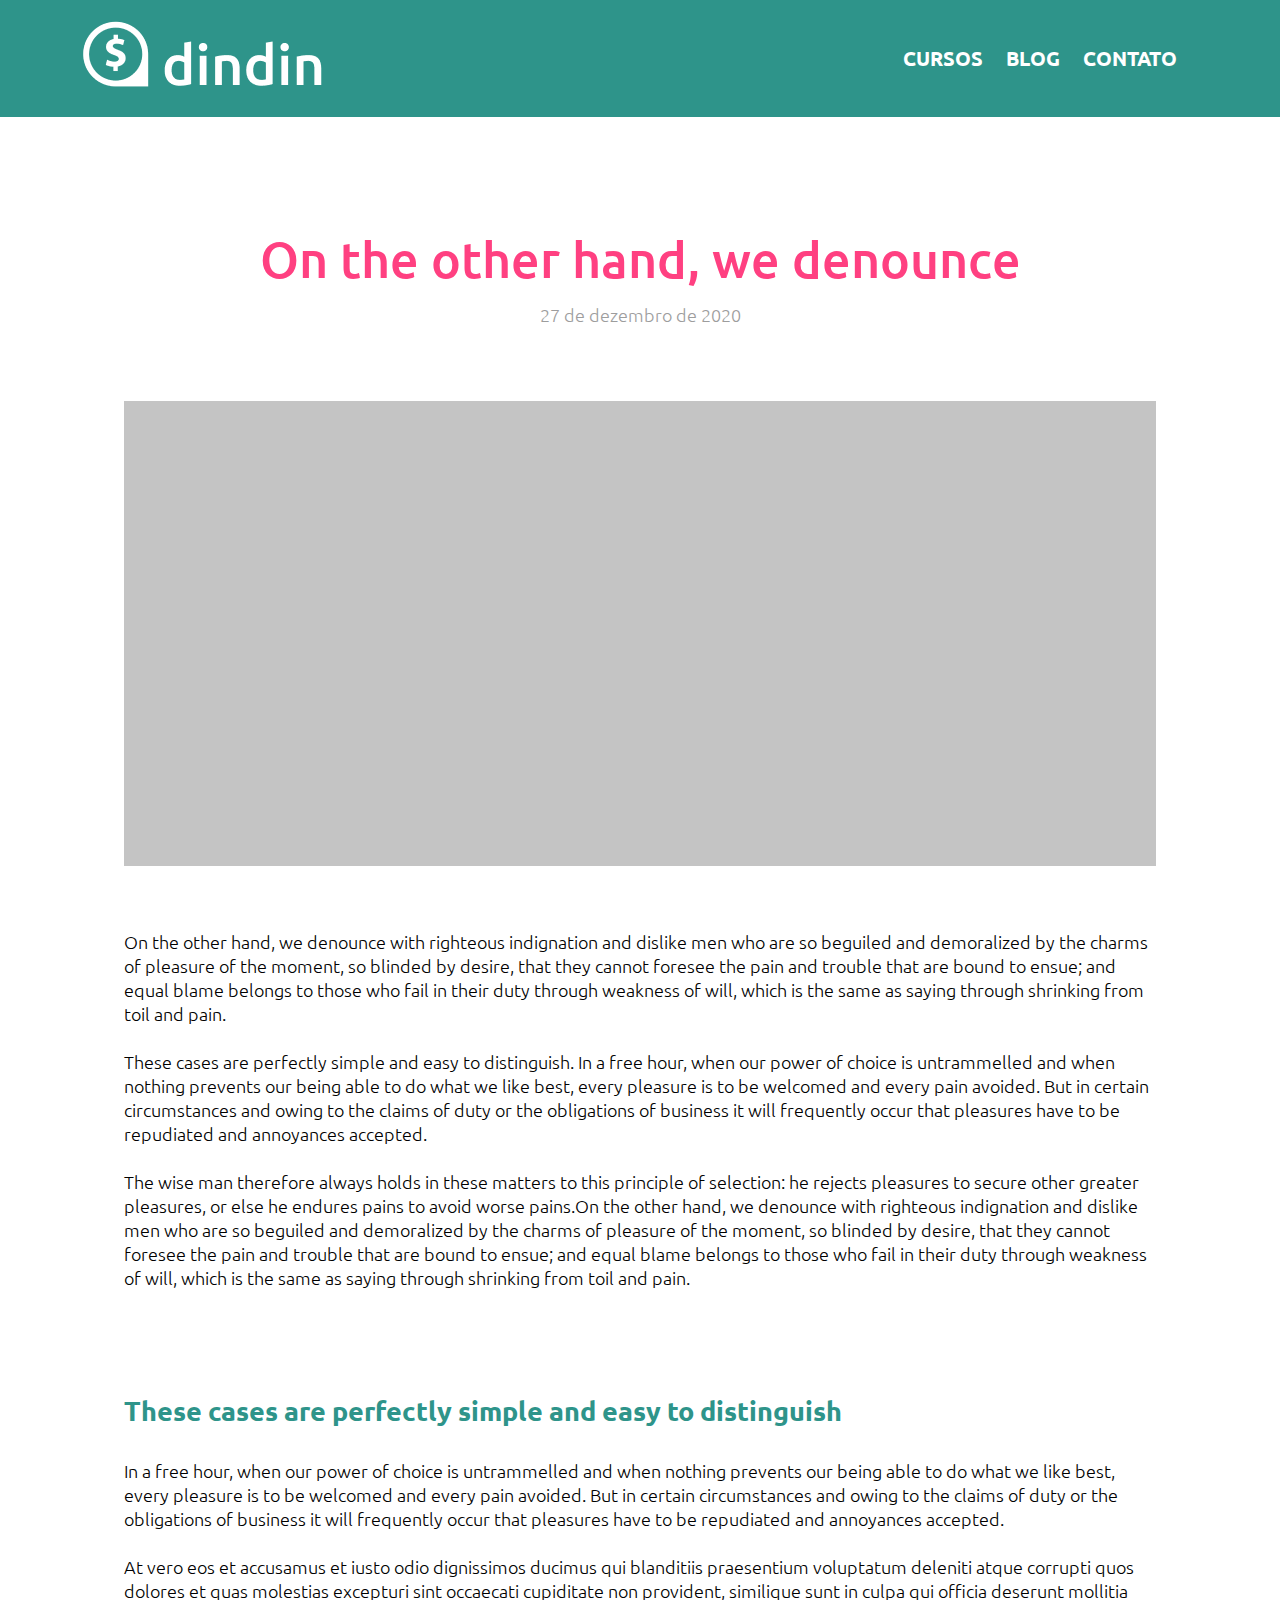
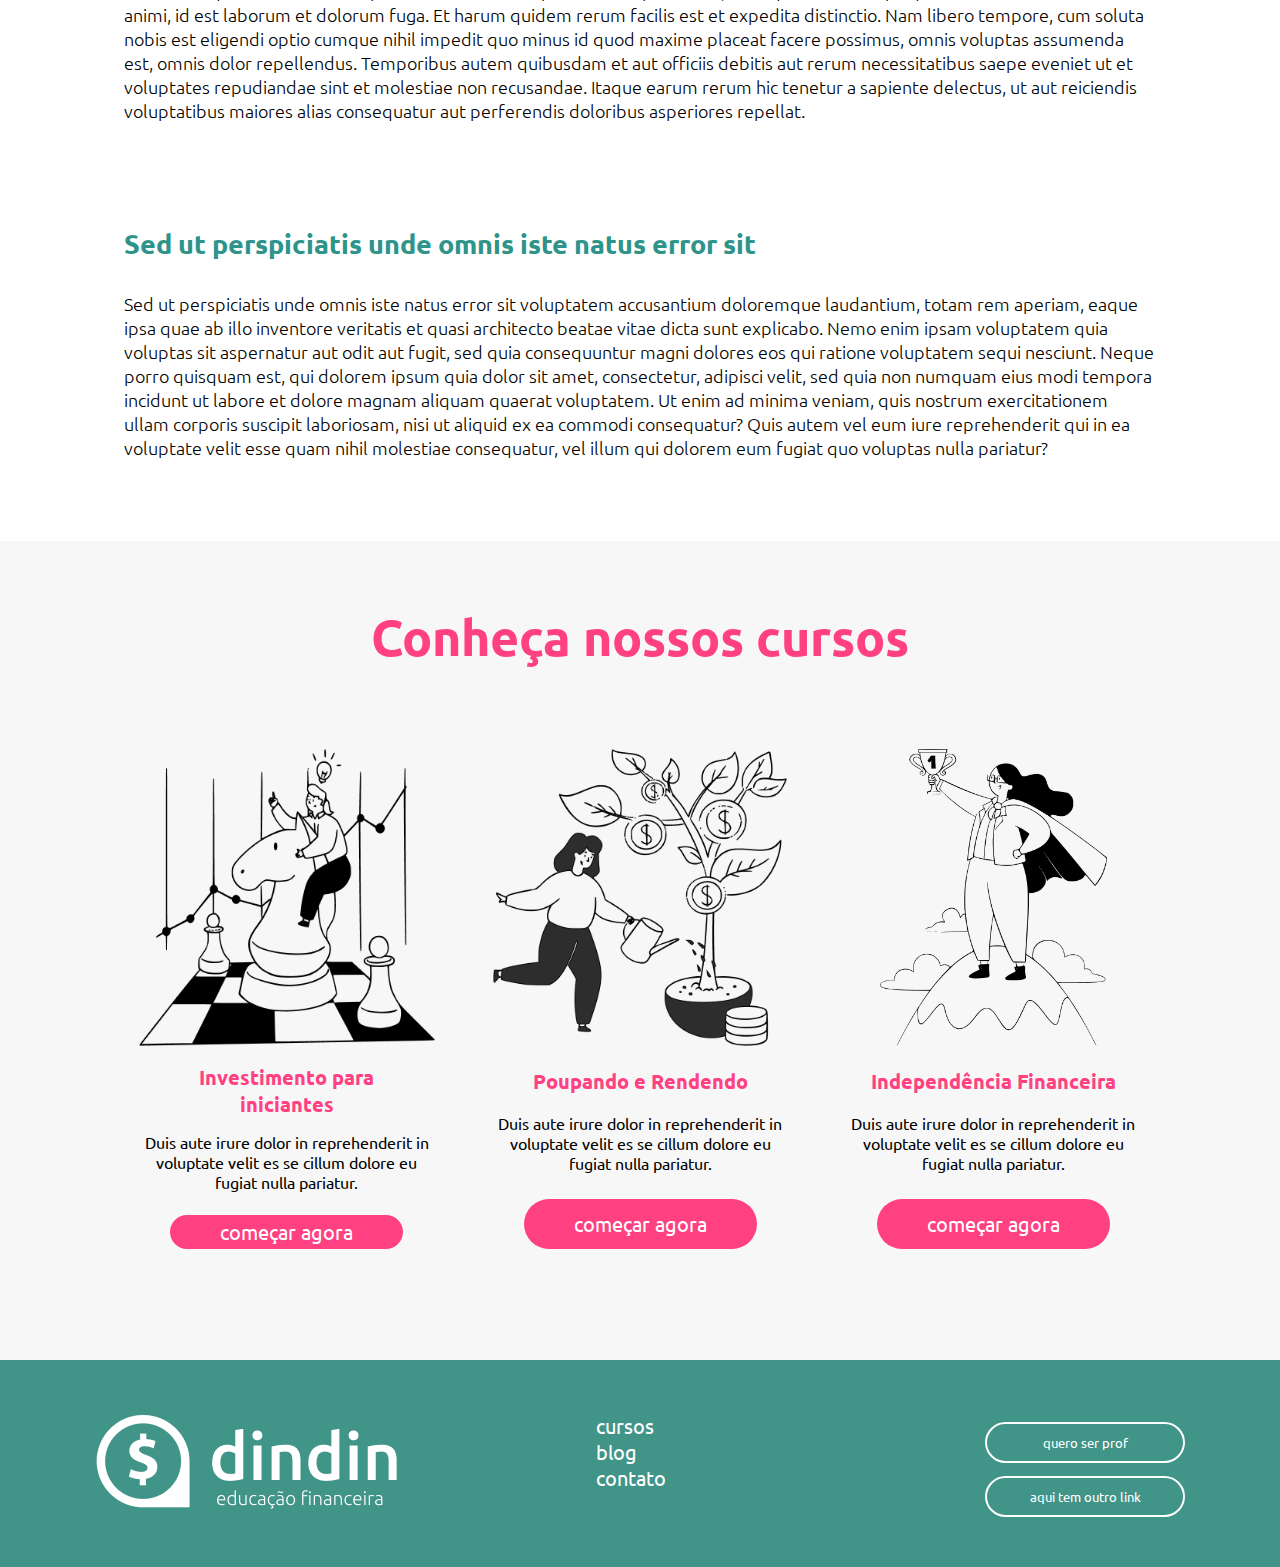
<file: post.html>
<!DOCTYPE html>
<html lang="pt-br">

<head>
    <meta charset="UTF-8">
    <meta http-equiv="X-UA-Compatible" content="IE=edge">
    <meta name="viewport" content="width=device-width, initial-scale=1.0">
    <link rel="stylesheet" href="css/post.css">
    <link rel="preconnect" href="https://fonts.googleapis.com">
    <link rel="preconnect" href="https://fonts.gstatic.com" crossorigin>
    <link href="https://fonts.googleapis.com/css2?family=Ubuntu&display=swap" rel="stylesheet">
    <title>Post</title>
</head>

<body>
    <header>
        <a href="index.html">
            <img src="./imagens-dindin/logo-header.png">
        </a>
        <nav class="menu">
            <a href="cursos.html">CURSOS</a>
            <a href="blog.html">BLOG</a>
            <a href="contato.html">CONTATO</a>
        </nav>
    </header>
    <main>
        <div class="main-div">
            <h1 class="article-title">On the other hand, we denounce</h1>
            <time>27 de dezembro de 2020</time>
            <div class="post-fugre"></div>
            <article class="main-article">
                <p class="main-p">On the other hand, we denounce with righteous indignation and dislike men who are so beguiled and
                    demoralized by the charms of pleasure of the moment, so blinded by desire, that they cannot foresee
                    the
                    pain and trouble that are bound to ensue; and equal blame belongs to those who fail in their duty
                    through weakness of will, which is the same as saying through shrinking from toil and pain.
                    <br><br>
                    These cases are perfectly simple and easy to distinguish. In a free hour, when our power of choice
                    is
                    untrammelled and when nothing prevents our being able to do what we like best, every pleasure is to
                    be
                    welcomed and every pain avoided. But in certain circumstances and owing to the claims of duty or the
                    obligations of business it will frequently occur that pleasures have to be repudiated and annoyances
                    accepted.<br><br>
                    The wise man therefore always holds in these matters to this principle of selection: he rejects
                    pleasures to secure other greater pleasures, or else he endures pains to avoid worse pains.On the
                    other
                    hand, we denounce with righteous indignation and dislike men who are so beguiled and demoralized by
                    the
                    charms of pleasure of the moment, so blinded by desire, that they cannot foresee the pain and
                    trouble
                    that are bound to ensue; and equal blame belongs to those who fail in their duty through weakness of
                    will, which is the same as saying through shrinking from toil and pain. </p>
                <h2>These cases are perfectly simple and easy to distinguish</h2>
                <p class="main-p">In a free hour, when our power of choice is untrammelled and when nothing prevents our being able to
                    do
                    what we like best, every pleasure is to be welcomed and every pain avoided. But in certain
                    circumstances
                    and owing to the claims of duty or the obligations of business it will frequently occur that
                    pleasures
                    have to be repudiated and annoyances accepted.<br><br>
                    At vero eos et accusamus et iusto odio dignissimos ducimus qui blanditiis praesentium voluptatum
                    deleniti
                    atque corrupti quos dolores et quas molestias excepturi sint occaecati cupiditate non provident,
                    similique sunt in culpa qui officia deserunt mollitia animi, id est laborum et dolorum fuga. Et
                    harum
                    quidem rerum facilis est et expedita distinctio. Nam libero tempore, cum soluta nobis est eligendi
                    optio
                    cumque nihil impedit quo minus id quod maxime placeat facere possimus, omnis voluptas assumenda est,
                    omnis dolor repellendus. Temporibus autem quibusdam et aut officiis debitis aut rerum necessitatibus
                    saepe eveniet ut et voluptates repudiandae sint et molestiae non recusandae. Itaque earum rerum hic
                    tenetur a sapiente delectus, ut aut reiciendis voluptatibus maiores alias consequatur aut
                    perferendis
                    doloribus asperiores repellat.</p>
                <h2>Sed ut perspiciatis unde omnis iste natus error sit</h2>
                <p class="main-p">Sed ut perspiciatis unde omnis iste natus error sit voluptatem accusantium doloremque laudantium,
                    totam
                    rem aperiam, eaque ipsa quae ab illo inventore veritatis et quasi architecto beatae vitae dicta sunt
                    explicabo. Nemo enim ipsam voluptatem quia voluptas sit aspernatur aut odit aut fugit, sed quia
                    consequuntur magni dolores eos qui ratione voluptatem sequi nesciunt. Neque porro quisquam est, qui
                    dolorem ipsum quia dolor sit amet, consectetur, adipisci velit, sed quia non numquam eius modi
                    tempora
                    incidunt ut labore et dolore magnam aliquam quaerat voluptatem. Ut enim ad minima veniam, quis
                    nostrum
                    exercitationem ullam corporis suscipit laboriosam, nisi ut aliquid ex ea commodi consequatur? Quis
                    autem
                    vel eum iure reprehenderit qui in ea voluptate velit esse quam nihil molestiae consequatur, vel
                    illum
                    qui dolorem eum fugiat quo voluptas nulla pariatur?
                </p>
            </article>
        </div>
        <section class="cursos">
            <h1 class="cursos-find">Conheça nossos cursos</h1>
            <div class="cursos-details">
                <div class="card-cursos">
                    <figure><img class="cursos-img" src="./imagens-dindin/ilustra-poupando.png"></figure>
                    <h3 class="cursos-title">Investimento para iniciantes</h3>
                    <p class="cursos-text">Duis aute irure dolor in reprehenderit in voluptate velit es se cillum dolore
                        eu fugiat nulla pariatur.</p>
                    <button class="cursos-button">começar agora</button>
                </div>
                <div class="card-cursos">
                    <figure><img class="cursos-img" src="./imagens-dindin/ilustra-investimento.png"></figure>
                    <h3 class="cursos-title">Poupando e Rendendo</h3>
                    <p class="cursos-text">Duis aute irure dolor in reprehenderit in voluptate velit es se cillum dolore
                        eu fugiat nulla pariatur.</p>
                    <button class="cursos-button">começar agora</button>
                </div>
                <div class="card-cursos">
                    <figure><img class="cursos-img" src="./imagens-dindin/ilustra-independencia.png"></figure>
                    <h3 class="cursos-title">Independência Financeira</h3>
                    <p class="cursos-text">Duis aute irure dolor in reprehenderit in voluptate velit es se cillum dolore
                        eu fugiat nulla pariatur.</p>
                    <button class="cursos-button">começar agora</button>
                </div>
            </div>
        </section>
    </main>
    <footer>
        <a href="index.html">
            <img src="./imagens-dindin/logo-footer.png">
        </a>
        <nav class="footer-menu">
            <ul><a href="cursos.html">cursos</a></ul>
            <ul><a href="blog.html">blog</a></ul>
            <ul><a href="contato.html">contato</a></ul>
        </nav>
        <div class="footer-buttons">
            <div>
                <button class="buttons">quero ser prof</button>
            </div>
            <div>
                <button class="buttons">aqui tem outro link</button>
            </div>
        </div>

    </footer>
</body>

</html>
</file>
<file: css/index.css>
*{
    margin:0;
    padding: 0;
    box-sizing: border-box;
}

body{
    width: 100%;
    font-family: 'Ubuntu';
}

/*  HEADER  */

header{
    width: 100%;
    height: 117px;
    display: flex;
    align-items: center;
    justify-content: space-between;
    background: #2e948a;
    box-shadow: 0px 3px 7px rgba(0, 0, 0, 0.25);    
}

header .logo{
    margin-left: 80px;
}

header .menu-header{
    margin-right: 100px;
    display: flex;
    font-size: 20px;
    font-weight: 700;
    line-height: 23px;
    margin-right: 10%;
    gap: 40px;
}

header nav a{
    color: #fdfdfd;
    text-decoration: none;
    text-transform: uppercase;
}

/*  SECTION 1  */

.section1{
    width: 100%;
    height: 682px;
    background: #f7f7f7;
    display: flex;    
    justify-content: space-between;   
    font-family: 'Ubuntu';    
}

.section1 .texto{
    width: 50%;    
}

.section1 .texto .texto1{    
    font-style: normal;
    font-weight: 700;
    font-size: 35px;
    line-height: 55px;
    font-style: normal;
    color: #ff4081;
    margin-bottom: 2%;
    margin-left: 15%;
    margin-top: 13%;
}

.section1 .texto .texto2{    
    font-size: 22px;
    line-height: 25px;
    font-weight: 400;
    color: #555555;
    margin-bottom: 2%;
    margin-left: 15%;   
}

.botao-quero-saber-mais{    
    margin-bottom: 2%;
    margin-left: 15%;
    margin-top: 6%;
    width: 45%;
    height: 8%;
    text-align: center;    
    border: 2px solid #FF4081;
    border-radius: 62px;
    font-size: 22px;
    font-weight: 400;
    line-height: 31px;
    padding-top: 4px;    
}

.botao-quero-saber-mais a{
    color: #FF4081;
    text-decoration: none;
}

.section1 .imagem1{
    width: 38%;
    height: 58%;
    margin-top: 7%;
    margin-right: 15%;
    margin-bottom: 5%;    
}

.section1 .imagem1 img{
    width: 80%;
    height: 450px;
    margin-left: 20%;
}

/*  SECTION 2  */

.section2{
    display: flex;
    justify-content: center;
    width: 100%;
    height: 730px;
    background: #e5e5e5;
}

/*  SECTION 2  */ 
/*  COLUNAS  */ 

.section2 .coluna1{
    width: 30%;
    text-align: center;
    margin-top: 8%;       
}

.section2 .coluna1 .imagem1{
    width: 70%;    
    height: 270px;
}

.section2 .coluna1 h2{
    height: 29px;
    font-size: 25px;
    font-weight: 700;
    line-height: 28px;
    text-align: center;
    color: #FF4081;
    margin-top: 10%;
    margin-bottom: 5%;    
}

.section2 .coluna1 .p1{
    font-size: 17px;
    text-align: center;
    margin-bottom: 5%;    
}

.section2 .coluna1 .botao-comecar-agora-coluna1{
    width: 58%;
    height: 8%;
    display: flex;
    align-items: center;
    justify-content: center;
    background-color: #FF4081;    
    border-radius: 62px;
    font-weight: 400;
    line-height: 31px;
    margin-left: 21%;   
}

.section2 .coluna1 .botao-comecar-agora-coluna1 a{
    text-decoration: none;
    color: #fff;
}

.section2 .coluna2{
    width: 30%;
    text-align: center;
    margin-top: 8%;
}

.section2 .coluna2 .imagem2{
    width: 60%;
    height: 270px;    
}

.section2 .coluna2 h2{
    height: 29px;
    font-size: 25px;
    font-weight: 700;
    line-height: 28px;
    text-align: center;
    color: #FF4081;
    margin-top: 10%;
    margin-bottom: 5%;    
}

.section2 .coluna2 .p2{
    font-size: 17px;
    text-align: center;
    margin-bottom: 5%;
}

.section2 .coluna2 .botao-comecar-agora-coluna2{
    width: 58%;
    height: 8%;
    display: flex;
    align-items: center;
    justify-content: center;
    background-color: #FF4081;    
    border-radius: 62px;
    font-weight: 400;
    line-height: 31px;  
    margin-left: 21%; 
}

.section2 .coluna2 .botao-comecar-agora-coluna2 a{
    text-decoration: none;
    color: #fff;
}

.section2 .coluna3{
    width: 30%;
    text-align: center;
    margin-top: 8%;
}

.section2 .coluna3 .imagem3{
    width: 60%;
    height: 270px;    
}

.section2 .coluna3 h2{
    height: 29px;
    font-size: 25px;
    font-weight: 700;
    line-height: 28px;
    text-align: center;
    color: #FF4081;
    margin-top: 10%;
    margin-bottom: 5%;    
}

.section2 .coluna3 .p3{
    font-size: 17px;
    text-align: center;
    margin-bottom: 5%;
}

.section2 .coluna3 .botao-comecar-agora-coluna3{
    width: 58%;
    height: 8%;
    display: flex;
    align-items: center;
    justify-content: center;
    background-color: #FF4081;    
    border-radius: 62px;
    font-weight: 400;
    line-height: 31px;   
    margin-left: 21%;
}

.section2 .coluna3 .botao-comecar-agora-coluna3 a{
    text-decoration: none;
    color: #fff;
}

/*  SECTION 3  */ 

.section3{
    background:#f7f7f7;
    width: 100%;
    height: 701px;
}

.section3 .titulo{
    padding-top: 5%;
    margin-left: 7%;
}

.section3 h2{
    width: 40%; 
    font-size: 37px;
    color: #009688;
    font-weight: 700;
    line-height: 50px;
    text-transform: uppercase;  
    margin-bottom: 6%; 
}

.section3 .comentarios{
    display: flex;
    justify-content: space-between;
}

.section3 .comentarios .comentarios-esquerda{
    margin-left: 7%;
}

.section3 .comentarios .comentarios-esquerda .wally{
    display: flex;
}

.section3 .comentarios .comentarios-esquerda .wally img{
    display: flex;
}

.section3 .comentarios .comentarios-esquerda .whoopi{
    display: flex;
    margin-top: 19%;
}

.section3 .comentarios .comentarios-direita{
    margin-right: 7%;
    margin-left: 7%;
}

.section3 .comentarios .comentarios-direita .jaden{
    display: flex;
}

.section3 .comentarios .comentarios-direita .janes{
    display: flex;
    margin-top: 19%;
}

.comentarios .p1{
    font-size: 18px;
    line-height: 25px;
    margin-bottom: 3%; 
    margin-left: 5%;
}

.comentarios .p2{
    font-size: 18px;
    line-height: 25px;
    margin-left: 5%;
}

/*  SECTION 4  */

.section4{
    width: 100%;
    height: 730px;
    background-color: #e5e5e5;
    margin-top: 0px;
}

.section4 h2{    
    width: 40%;
    height: 5%;
    font-size: 37px;
    font-family: 'Ubuntu';
    color: #009688;
    text-transform: uppercase; 
    margin-left: 9%;
    padding-top: 91px;
    margin-bottom:5%;
}

.posts{
    display: flex;
    justify-content: space-around;
}

.posts .post1{
    width: 22%;
}

.posts .post1 .img-vazio1{
    width: 100%;
    height: 193px;
    background: #c4c4c4;
}

.posts .post2 .img-vazio2{
    width: 319px;
    height: 193px;
    background: #c4c4c4;
    margin-top: 0;
}

.posts .post3{
    margin-right: 3%;
}

.posts .post3 .img-vazio3{
    width: 319px;
    height: 193px;
    background: #c4c4c4;
    margin-top: 0;
}

.posts h3{
    color: #009688;
    font-size: 27px;
    font-weight: 700;
    margin-top: 5%;
}

.section4 .botao{
    width: 20%;
    height: 7%;
    border: 2px solid #FF4081;
    border-radius: 62px;
    display: flex;
    justify-content: center;
    align-items: center;
    margin-left: 38%;
    margin-top: 7%;
}

.section4 .botao a{
    font-size: 25px;
    color: #ff4081;
    text-decoration: none;
}


/*  FOOTER  */

footer{
    width: 100%;
    height: 157px;
    background: #419488;
    display: flex;
    justify-content: space-between;
    align-items: center;    
}

footer .logo-footer{
    margin-left: 9%;
}

footer .logo-footer img{
    width: 80%;
}

footer nav{
    display: grid;
    font-size: 20px;
    font-weight: 400;
    line-height: 18px;
    margin-top: 5%;
    margin-bottom: 5%;
    margin-right: 10%;
}

footer nav a{
    color: #fff;
    text-decoration: none;
    padding: 5px;
}

footer .botao-footer{
    margin-right: 5%;
    width: 20%; 
}

footer .botao-footer .btn1{
    display: grid;
    justify-content: center;
    align-items: center;
    width: 70%;    
    height: 41px;
    border: 2px solid #fff;
    border-radius: 62px;
    margin-bottom: 5%;
    text-decoration: none;
    color: #fff;    
}

footer .botao-footer .btn2{
    display: grid;
    justify-content: center;
    align-items: center;
    width: 70%;
    height: 41px;    
    border: 2px solid #fff;
    border-radius: 62px;
    text-decoration: none;
    color: #fff;
}

/*  RESPONSIVIDADE 1024PX  ****************************************************************************/

@media (max-width: 1024px){
    
    .section1{
        height: 500px;
    }
    .section1 .texto .texto1{    
        font-size: 35px;
        line-height: 55px;        
        margin-left: 10%;        
    }
    
    .section1 .texto .texto2{    
        font-size: 22px;
        line-height: 25px;        
        margin-left: 10%;   
    }
    
    .botao-quero-saber-mais{    
        margin-left: 10%;        
        width: 50%;
        font-size: 20px;    
    }
    
    .section1 .imagem1{
        width: 38%;
        height: 58%;
        margin-top: 7%;
        margin-right: 15%;
        margin-bottom: 5%;    
    }
    
    .section1 .imagem1 img{
        width: 80%;
        height: 350px;
        margin-left: 20%;
    }

    /*  SECTION2 1024px  */
    
    .section2{
        height: 580px;
    }
    .section2 .coluna1 .imagem1{
        width: 70%;    
        height: 220px;
    }
    
    .section2 .coluna1 h2{
        font-size: 20px;
        margin-top: 5%;            
    }
    
    .section2 .coluna1 .p1{
        font-size: 15px;
        text-align: center;
        margin-bottom: 5%;    
    }
    
    .section2 .coluna1 .botao-comecar-agora-coluna1{
        width: 50%;
        height: 8%;
        font-size: 15px;  
    }

    .section2 .coluna2 .imagem2{
        width: 70%;    
        height: 220px;
    }
    
    .section2 .coluna2 h2{
        font-size: 20px;
        margin-top: 5%;            
    }
    
    .section2 .coluna2 .p2{
        font-size: 15px;
        text-align: center;
        margin-bottom: 5%;    
    }
    
    .section2 .coluna2 .botao-comecar-agora-coluna2{
        width: 50%;
        height: 8%;
        font-size: 15px;  
    }

    .section2 .coluna3 .imagem3{
        width: 70%;    
        height: 220px;
    }
    
    .section2 .coluna3 h2{
        font-size: 20px;
        margin-top: 5%;            
    }
    
    .section2 .coluna3 .p3{
        font-size: 15px;
        text-align: center;
        margin-bottom: 5%;    
    }
    
    .section2 .coluna3 .botao-comecar-agora-coluna3{
        width: 50%;
        height: 8%;
        font-size: 15px;  
    }

    /*  SECTION3  1024px   */

    .section3{
        height: 580px;
    }
        
    .section3 h2{
        width: 80%; 
        font-size: 32px;
    }
        
    .comentarios .p1{
        font-size: 16px;
        line-height: 20px;
        margin-bottom: 3%; 
        margin-left: 5%;
    }
    
    .comentarios .p2{
        font-size: 16px;
        line-height: 20px;
        margin-left: 5%;
    }

    /*  SECTION4  1024px   */

    .section4{
        width: 100%;
        height: 730px;
        background-color: #e5e5e5;
        margin-top: 0px;
    }
    
    .section4 h2{    
        width: 80%;
        height: 5%;
        font-size: 32px;         
        margin-left: 7%;
        padding-top: 70px;
        margin-bottom:5%;
    }
    
    .posts{
        width: 95%;
        margin-left: 3%;
    }
    
    .posts h3{
        font-size: 24px;
     }

    .posts .post1{
        width: 25%;
    }
    
    .posts .post2{
        width: 25%;
    }    
    
    .posts .post2 .img-vazio2{
        width: 100%;
    }

    .posts .post3{
        width: 25%;       
    }

    .posts .post3 .img-vazio3{
        width: 100%;
    }

    .section4 .botao{
        width: 35%;        
        margin-left: 33%;
    }
    
    .section4 .botao a{
        font-size: 22px;
    }

    /*  FOOTER  */

    footer .botao-footer{
        margin-right: 0%;
        width: 35%; 
    }   
}

/*  RESPONSIVIDADE 860PX  ****************************************************************************/

@media (max-width: 860px){

    header .logo img{
        width: 80%;
    }
    
    header .menu-header{       
        font-size: 15px;
        gap: 25px;
    }

    .section2 .coluna1 .p1{
        font-size: 12px; 
    }

    .section2 .coluna2 .p2{
        font-size: 12px; 
    }

    .section2 .coluna3 .p3{
        font-size: 12px; 
    }

    .posts h3{
        font-size: 20px;
     }
}

/*  RESPONSIVIDADE 768PX  ****************************************************************************/

@media (max-width: 768px) {
    .section2{
        display: block;
        height: 1780px;
        background: #e5e5e5;
    }

    .section2 .coluna1{
        width: 100%;
        padding-top: 8%;
    }

    .section2 .coluna1 .imagem1{
        width: 50%;
    }

    .section2 .coluna1 h2{
        font-size: 35px;
        margin-top: 5%;            
    }
    
    .section2 .coluna1 .p1{
        font-size: 20px;
        text-align: center;
        margin-bottom: 5%;    
    }
    
    .section2 .coluna1 .botao-comecar-agora-coluna1{
        width: 30%;
        height: 50px;
        font-size: 20px;
        margin-left: 35%; 
        margin-bottom: 10%; 
    }

    .section2 .coluna2{
        width: 100%;
    }

    .section2 .coluna2 .imagem2{
        width: 50%;
    }

    .section2 .coluna2 h2{
        font-size: 35px;
        margin-top: 5%;            
    }
    
    .section2 .coluna2 .p2{
        font-size: 20px;
        text-align: center;
        margin-bottom: 5%;    
    }
    
    .section2 .coluna2 .botao-comecar-agora-coluna2{
        width: 30%;
        height: 50px;
        font-size: 20px;
        margin-left: 35%;  
        margin-bottom: 10%;
    }

    .section2 .coluna3{
        width: 100%;
    }

    .section2 .coluna3 .imagem3{
        width: 50%;
    }

    .section2 .coluna3 h2{
        font-size: 35px;
        margin-top: 5%;            
    }
    
    .section2 .coluna3 .p3{
        font-size: 20px;
        text-align: center;
        margin-bottom: 5%;    
    }
    
    .section2 .coluna3 .botao-comecar-agora-coluna3{
        width: 30%;
        height: 50px;
        font-size: 20px;
        margin-left: 35%;  
        margin-bottom: 10%;
    }
}

/*  RESPONSIVIDADE 480PX  ****************************************************************************/

@media (max-width: 480px){

    header .logo{
        width: 60%;
        margin-left: 10%;
    }
    
    header .menu-header{
        display: grid;       
        font-size: 12px;
        gap: 1px;
        margin-right: 14%;
    }

    /*  SECTION1  ***************************************/

    .section1{
        width: 100%;
        text-align: center;
        height: 380px;
    }
    .section1 .texto{
        width: 100%;    
    }

    .section1 .texto .texto1{
        margin-left: 0;
        font-size: 30px;
    }

    .section1 .texto .texto2{
        margin-left: 0;
        font-size: 20px;
    }

    .botao-quero-saber-mais{
        margin-left: 25%;
        font-size: 20px;
        padding-top: 0px;
    }    
    
    .section1 .imagem1{
        display: none;
    }

    /*  SECTION2  ***************************************/

    .section2{
        height: 1500px;
    }

    .section2 .coluna1{
        width: 100%;
        padding-top: 8%;
        margin-top: 0;
    }

    .section2 .coluna1 h2{
        font-size: 25px;
        margin-top: 5%;            
    }
    
    .section2 .coluna1 .p1{
        font-size: 15px;
        text-align: center;
        margin-bottom: 5%;    
    }
    
    .section2 .coluna1 .botao-comecar-agora-coluna1{
        width: 40%;
        height: 40px;
        font-size: 15px;
        margin-left: 30%; 
        margin-bottom: 10%; 
    }

    .section2 .coluna2{
        width: 100%;
    }

    .section2 .coluna2 h2{
        font-size: 25px;
        margin-top: 5%;            
    }
    
    .section2 .coluna2 .p2{
        font-size: 15px;
        text-align: center;
        margin-bottom: 5%;    
    }
    
    .section2 .coluna2 .botao-comecar-agora-coluna2{
        width: 40%;
        height: 40px;
        font-size: 15px;
        margin-left: 30%; 
        margin-bottom: 10%; 
    }

    .section2 .coluna3{
        width: 100%;
    }

    .section2 .coluna3 h2{
        font-size: 25px;
        margin-top: 5%;            
    }
    
    .section2 .coluna3 .p3{
        font-size: 15px;
        text-align: center;
        margin-bottom: 5%;    
    }
    
    .section2 .coluna3 .botao-comecar-agora-coluna3{
        width: 40%;
        height: 40px;
        font-size: 15px;
        margin-left: 30%; 
        margin-bottom: 10%; 
    }

    /*  SECTION3  ***************************************/

    .section3{
        width: 100%;
        height: 801px;
    }
    
    .section3 .titulo{
        padding-top: 5%;
    }
    
    .section3 h2{
        width: 100%; 
        font-size: 25px;
        text-align: center;
    }
    
    .section3 .comentarios{
        display: flex;
        flex-direction: column;
        justify-content: space-between;
    }

    .section3 .comentarios .comentarios-esquerda .whoopi{
        display: flex;
        margin-top: 8%;
        margin-bottom: 8%;
    }

    .section3 .comentarios .comentarios-direita .janes{
        display: flex;
        margin-top: 8%;
    }

    /*  SECTION4  ***************************************/

    .section4{
        width: 100%;
        height: 980px;
    }
    
    .section4 h2{    
        width: 80%;
        height: 5%;
        font-size: 25px;
        text-align: center;
    }

    .posts h3{
        font-size: 17px;
        font-weight: 700;
        margin-top: 0%;
    }
    
    .posts{
        display: block;
        margin-left: 5%;
    }
    
    .posts .post1{
        display: flex;
        width: 85%;
    }
    
    .posts .post1 .img-vazio1{
        width: 100%;
        height: 193px;
        margin-bottom: 10%;
   }

   .posts .post1 .texto1{
    display: block;
    justify-content: center;
    margin-left: 3%;
    font-size: 13px;
   }

   .posts .post2{
    display: flex;
    width: 85%;
    }

    .posts .post2 .img-vazio2{
        width: 100%;
        height: 193px;
        margin-bottom: 10%;
        
    }

    .posts .post2 .texto2{
    display: block;
    justify-content: center;
    margin-left: 3%;
    font-size: 13px;
    }

    .posts .post3{
        display: flex;
        width: 85%;
    }

    .posts .post3 .img-vazio3{
        width: 100%;
        height: 193px;
        margin-bottom: 10%;
    }

    .posts .post3 .texto3{
    display: block;
    justify-content: center;
    margin-left: 3%;
    font-size: 13px;
    }

    .section4 .botao{
        width: 50%;
        height: 5%;
        margin-left: 25%;
        margin-top: 7%;
    }

    .section4 .botao a{
        font-size: 13px;
    }


    /*  FOOTER  */

    footer{
        width: 100%;
        height: 87px;  
    }

    footer .logo-footer img{
        width: 80%;
    }

    footer nav{
        display: grid;
        font-size: 12px;
        line-height: 8px;
        margin-right: 50px;
        text-align: center;
    }

    footer .botao-footer{
        width: 50%;
        margin-right: 9%;
    }
    
    footer .botao-footer .btn1{
        width: 90%;
        font-size: 8px;   
        height: 20px;
    }
    
    footer .botao-footer .btn2{
        width: 90%;
        font-size: 8px;
        height: 20px;
    }    
}
</file>
<file: css/blog.css>
* {
    padding: 0;
    margin: 0;
    font-family: 'Ubuntu', sans-serif;
}

header {
    background-color: #2E948A;
    height: 117px;
    display: flex;
    align-items: center;
    justify-content: space-between;
    padding-left: 82px;
    padding-right: 103px;
}

.menu {
    display: flex;
    width: 25%;
    justify-content: space-between;
}

.menu a {
    text-decoration: none;
    color: #FFF;
    font-size: 20px;
    font-weight: 700;
}

.main-aticle1 {
    width: 500px;
    margin-top: 122px;
}

.main-section1 {
    display: flex;
    justify-content: center;
}

.title1 {
    font-weight: 700;
    font-size: 47px;
    color: #009688
}

.text1 {
    margin-top: 40px;
    font-weight: 300;
    font-size: 20px;
    color: #000000;
}

.section-figure1 {
    margin-top: 48px;
    margin-bottom: 89px;
}

.posts{
    display: flex;
    justify-content: space-evenly;
    background-color: #F7F7F7;

}

.column{
    width: 518px;
}

.post{
    height: 400px;
    margin-top: 109px;
    margin-bottom: 170px;
}

.post-img{
   
    height: 259px;
    background: #C4C4C4;
    margin-bottom: 19px;
}

.post-title{
    color: #FF4081;
    margin-top: 19pt;
    text-decoration: none;
    font-size: 30px;
}

.post-text{
    margin-top: 19pt;
}

footer{
    height: 207px;
    background-color: #419488;
    display: flex;
    align-items: center;
    justify-content: space-around;
}

.footer-menu{
    height: 100px;
    width: 200px;
    
}

.footer-menu ul a{
    text-decoration: none;
    color: #FFF;
    font-size: 20px;
    font-weight: 400;
}

.buttons{
    background-color: #419488;
    border: 2px solid #FFFFFF;
    border-radius: 62px;
    color: #FFF;
    width: 200px;
    padding: 10px;
    margin-top: 13px;
}
</file>
<file: css/contato.css>
*{
    margin: 0;
    padding: 0;
    font-family: 'Ubuntu', sans-serif;
}

body{
    width: 100%;
    font-family: 'Ubuntu';
}

/*  HEADER  */

header{
    width: 100%;
    height: 107px;
    display: flex;
    align-items: center;
    justify-content: space-between;
    background: #2e948a;
    box-shadow: 0px 3px 7px rgba(0, 0, 0, 0.25);    
}

header .logo{
    margin-left: 6%;
}

header .menu-header{
    margin-right: 100px;
    display: flex;
    font-size: 20px;
    font-weight: 700;
    line-height: 23px;
    margin-right: 6%;
    gap: 40px;
}

header nav a{
    color: #fdfdfd;
    text-decoration: none;
    text-transform: uppercase;
}

/*  SECTION 1  */

.section1{
    width: 100%;
    display: flex;
    justify-content: space-around;
}

.section1 .left{
    width: 50%;
    margin-top: 9%;
}

h2{
    font-size: 40px;    
    font-weight: 700;
    color: #ff4081;
    width: 154px;
    height: 46px; 
    margin-bottom: 5%; 
    margin-left: 11%; 
}

.section1 .form-contato{
    width: 80%;
}

.section1 .input1{
    width: 493px;
    height: 32px;
    border: 1px solid #686868;
    border-radius: 7px;
    margin-bottom: 3%;
    padding-left: 10px;
    margin-left: 14%; 
}

.section1 .input2{
    width: 493px;
    height: 32px;
    border: 1px solid #686868;
    border-radius: 7px;
    margin-bottom: 3%;
    padding-left: 10px;
    margin-left: 14%; 
}

.section1 .input3{
    width: 493px;
    height: 193px;
    border: 1px solid #686868;
    border-radius: 7px;
    margin-bottom: 4%;
    padding-left: 10px; 
    margin-left: 14%;    
}

.section1 .botao{
    display: flex;
    justify-content: center;
    align-items: center;
    width: 15%;
    height: 7%;
    border: 1px solid #ff4081;
    background: #ff4081;
    border-radius: 50px;
    margin-left: 11%;
    margin-bottom: 15%;
}

.section1 .botao a{
    text-decoration: none;
    color: #fff;
    
}

.section1 .right img{
    width: 100%;
    height: 70%;    
    margin-top: 82px;
}

/*  FOOTER  */

footer{
    width: 100%;
    height: 157px;
    background: #419488;
    display: flex;
    justify-content: space-between;
    align-items: center;    
}

footer .logo-footer{
    margin-left: 9%;
}

footer .logo-footer img{
    width: 80%;
}

footer nav{
    display: grid;
    font-size: 20px;
    font-weight: 400;
    line-height: 18px;
    margin-top: 5%;
    margin-bottom: 5%;
    margin-right: 10%;
}

footer nav a{
    color: #fff;
    text-decoration: none;
    padding: 5px;
}

footer .botao-footer{
    margin-right: 5%;
    width: 20%; 
}

footer .botao-footer .btn1{
    display: grid;
    justify-content: center;
    align-items: center;
    width: 70%;    
    height: 41px;
    border: 2px solid #fff;
    border-radius: 62px;
    margin-bottom: 5%;
    text-decoration: none;
    color: #fff;    
}

footer .botao-footer .btn2{
    display: grid;
    justify-content: center;
    align-items: center;
    width: 70%;
    height: 41px;    
    border: 2px solid #fff;
    border-radius: 62px;
    text-decoration: none;
    color: #fff;
}

/*  RESPONSIVIDADE 1024px **********************************************************************/

@media (max-width: 1024px) {
    
    .section1 .right img {
        width: 80%;
        height: 50%;    
        margin-top: 30%;
        margin-left: 10%;
    }

    footer .botao-footer .btn1{
        width: 100%; 
    }

    footer .botao-footer .btn2{
        width: 100%;
    }
}

/*  RESPONSIVIDADE 960px */

@media (max-width: 960px){
    
    header .logo img{
        width: 80%;
    }
    
    header .menu-header{       
        font-size: 15px;
        gap: 25px;
    }

    .section1 .input1{
        width: 100%;
    }
    
    .section1 .input2{
        width: 100%;
        
    }
    
    .section1 .input3{
        width: 100%;    
    }

    footer{
        width: 100%;
        height: 107px;  
    }

    footer .logo-footer img{
        width: 70%;
    }

    footer nav{
        display: grid;
        font-size: 17px;
        line-height: 13px;
    }
    
    footer .botao-footer .btn1{
        font-size: 15px;   
        height: 30px;
    }
    
    footer .botao-footer .btn2{
        font-size: 15px;
        height: 30px;
    }    
}

/*  RESPONSIVIDADE 780px */

@media (max-width: 780px){
    .section1 .input3{
        height: 180px;   
    }
    
    .section1 .botao{
        width: 20%;
    }
}

/*  RESPONSIVIDADE 720px */

@media (max-width: 720px){
    footer{
        width: 100%;
        height: 97px;  
    }

    footer .logo-footer img{
        width: 60%;
    }

    footer nav{
        display: grid;
        font-size: 15px;
        line-height: 10px;
        margin-right: 110px;
    }

    footer .botao-footer{
        width: 30%;
        margin-right: 9%;
    }
    
    footer .botao-footer .btn1{
        width: 100%;
        font-size: 13px;   
        height: 30px;
    }
    
    footer .botao-footer .btn2{
        width: 100%;
        font-size: 13px;
        height: 30px;
    }
}

/*  RESPONSIVIDADE 480px */

@media (max-width: 480px){
    header .logo{
        width: 60%;
        margin-left: 10%;
    }
    
    header .menu-header{
        display: grid;       
        font-size: 12px;
        gap: 1px;
        margin-right: 14%;
    }

    .section1 .left{
        width: 100%;
        margin-top: 9%;
    }

    .section1 .input1{
        width: 90%;
    }
    
    .section1 .input2{
        width: 90%;
    }
    
    .section1 .input3{
        width: 90%;
            
    }

    .section1 .right img{
        display: none;
    }

    .section1 .botao{
        margin-left: 38%;
        margin-bottom: 10%;
    }

    footer{
        width: 100%;
        height: 87px;  
    }

    footer .logo-footer img{
        width: 80%;
    }

    footer nav{
        display: grid;
        font-size: 12px;
        line-height: 8px;
        margin-right: 50px;
        text-align: center;
    }

    footer .botao-footer{
        width: 50%;
        margin-right: 9%;
    }
    
    footer .botao-footer .btn1{
        width: 90%;
        font-size: 8px;   
        height: 20px;
    }
    
    footer .botao-footer .btn2{
        width: 90%;
        font-size: 8px;
        height: 20px;
    }    
}
</file>
<file: css/post.css>
* {
    padding: 0;
    margin: 0;
    font-family: 'Ubuntu', sans-serif;
}

header {
    background-color: #2E948A;
    height: 117px;
    display: flex;
    align-items: center;
    justify-content: space-between;
    padding-left: 82px;
    padding-right: 103px;
}

.menu {
    display: flex;
    width: 25%;
    justify-content: space-between;
}

.menu a {
    text-decoration: none;
    color: #FFF;
    font-size: 20px;
    font-weight: 700;
}

.main-div{
    display: flex;
    flex-direction: column;
    align-items: center;   
    margin-bottom: 150px;
}

.article-title{
    font-weight: 500;
    font-size: 50px;
    color: #FF4081;
    margin-top: 111px;
}

time{
    font-weight: 300;
    font-size: 18px;
    color: #9D9D9D;
    margin-top: 1%;
    margin-bottom: 74px;
}

.post-fugre{
    width: 1032px;
    height: 465px;   
    background-color: #C4C4C4;
    margin-bottom: 64px;
}

.main-article{
    width: 1032px;
    height: 1061px;
    text-align: left;
    font-weight: 300;
    font-size: 18px;
}

h2{
    color: #2E948A;
    margin-bottom: 3%;
}

.main-p{
    margin-bottom: 10%;
}

.cursos{
    background-color: #F7F7F7;
    padding: 5%;    
}

.cursos-details{
    display: flex;
    justify-content: space-around;
    padding: 4%;        
}

.cursos-find{
    color: #FF4081;
    text-align: center;
    font-size: 50px;
    margin-bottom: 3%;
}

.card-cursos{
    display: flex;
    flex-direction: column;
    justify-content: space-between;
    align-items: center;
    width: 27%;
    height: 500px;
    text-align: center;
}

.cursos-img{
    height: 297px;
}

.cursos-title{
    font-weight: 700;
    font-size: 20px;
    text-align: center;
    color: #FF4081;
    padding: 5%;
}

.cursos-button{
    background-color: #FF4081;
    width: 233px;
    height: 50px;
    border-radius: 62px;
    border: none;
    font-weight: 400;
    font-size: 20px;
    color: #FFF;
    text-align: center;
    margin-top: 8%;
}

footer{
    height: 207px;
    background-color: #419488;
    display: flex;
    align-items: center;
    justify-content: space-around;
}

.footer-menu{
    height: 100px;
    width: 200px;
    
}

.footer-menu ul a{
    text-decoration: none;
    color: #FFF;
    font-size: 20px;
    font-weight: 400;
}

.buttons{
    background-color: #419488;
    border: 2px solid #FFFFFF;
    border-radius: 62px;
    color: #FFF;
    width: 200px;
    padding: 10px;
    margin-top: 13px;
}
</file>
<file: curso.css>
/* http://meyerweb.com/eric/tools/css/reset/ 
   v2.0 | 20110126
   License: none (public domain)
*/

html, body, div, span, applet, object, iframe,
h1, h2, h3, h4, h5, h6, p, blockquote, pre,
a, abbr, acronym, address, big, cite, code,
del, dfn, em, img, ins, kbd, q, s, samp,
small, strike, strong, sub, sup, tt, var,
b, u, i, center,
dl, dt, dd, ol, ul, li,
fieldset, form, label, legend,
table, caption, tbody, tfoot, thead, tr, th, td,
article, aside, canvas, details, embed, 
figure, figcaption, footer, header, hgroup, 
menu, nav, output, ruby, section, summary,
time, mark, audio, video {
	margin: 0;
	padding: 0;
	border: 0;
	font-size: 100%;
	font: inherit;
	vertical-align: baseline;
}
/* HTML5 display-role reset for older browsers */
article, aside, details, figcaption, figure, 
footer, header, hgroup, menu, nav, section {
	display: block;
}
body {
	line-height: 1;
}
ol, ul {
	list-style: none;
    
}
blockquote, q {
	quotes: none;
}
blockquote:before, blockquote:after,
q:before, q:after {
	content: '';
	content: none;
}
table {
	border-collapse: collapse;
	border-spacing: 0;
}
*{
    font-family: 'Ubuntu', sans-serif;
}
.header{
    background-color: #2E948A;
    width: 100%;
    display: flex;
    justify-content: space-between;
    align-items: center;
	height: 117px;
	box-shadow: 0px 3px 7px rgba(0, 0, 0, 0.25);
}
.logo{
    margin-left: 30%;
	width: 80%;
	height: 80%;	
    

}

.nav-1{
	margin-right: 5%;
	
}
.nav-1 a{
    text-decoration: none;
    color: #ffffff;
	margin-left: 25px;
	font-size: 100%;
	font-weight: 700;
}
h1{
	color: #FF4081;
	font-size: 50px;
	font-weight: 700;
	margin-left: 4.7%;
	margin-top: 3%;
}
.primeiro-p{
	font-size: 20px;
	font-weight: 400;
	margin-left: 4.7%;
	margin-top: 0.5%;
}
.cards{
	display: flex;
	width: 90%;
	height: 100%;
	margin-left: 7%;
	margin-top: 5%;
	margin-right: 7%;
	
}
.div-card{
	display: flex;
	flex-direction: column;
	width: 60%;
	margin-left: 5%;
	
	
}
#card-meio{
	border-top: 5px solid #C4C4C4;
	padding-top: 5%;
	padding-bottom: 5%;
	border-bottom: 5px  solid #C4C4C4;
	
}
#ultimo-card{
	margin-bottom: 15%;
}
.cards img{
	width: 30%;
	height: 30%;
}
h2{
	color: #FF4081;
	font-weight: 700;
	font-size: 35px;
	margin-top: 2%;
}.div-card p{
	width: 80%;
	margin-top: 5%;
	font-size: 18px;
	
}


.botao{
	width: 30%;
	height: 10%;
	margin-top: 5%;
	border-radius: 65px 65px;
	border: none;
	background-color: #419488 ;
	color: #ffffff;
	font-size: 20px;
}
.footer{
	display: flex;
	background-color:#419488;
	width: 100%;
    justify-content: space-between;
    align-items: center;
	height: 160px;
	box-shadow: 0px 3px 7px rgba(0, 0, 0, 0.25);
}
.logo-footer{
	margin-left: 5%;
	width: 20%;
	height: 60%;
}
.nav-2 {
	display: flex;
	flex-direction: column;

}
.nav-2 a{
	text-decoration: none;
	color: #ffffff;
	font-size: 20px;
}
.botao3{
	display: flex;
	flex-direction: column;
	align-items: center;
	margin-top: 2%;
	margin-right: 5%;
}
.botao-footer{
	
	background-color: #419488;
    width: 233px;
    height: 40px;
    border-radius: 62px 62px;
    border: 2px solid #FFFFFF;
    color: #ffffff;
    margin-bottom: 13px;
}
@media only screen and (max-width: 897px){
	.primeiro-p{
		font-size: 15px;
	}
	.botao{
		height: 50px;

	}
}
@media only screen and (max-width: 800px){
	.logo{
		width: 60%;
		margin-left: 10%;
	}
	.botao{
		font-size: 12px;
		height: 30px;
		width: 40%;
	}
}
@media only screen and (max-width: 550px){
	.nav-1 {
		width: 65%;
	}
	.botao-footer{
		width: 80%;
	}
}
@media only screen and (max-width: 531px){
	.nav-1 {
		width: 65%;
	}
}


@media only screen and (max-width: 500px){
	.header{
		width: 100%;
		height: 80px;
	}
	
	.logo{
		margin-left: 5%;
		width: 40%;
		
	}
	
	.nav-1{
		margin-right: 3%;
		width: 40%;
	}
	
	.nav-1 a{
		font-size: 10px;
		margin-left: 7px;
		font-weight: 500;
		
	}
	h1{
		font-size: 10px;
		font-weight: 300;
		margin-left: 12%;
		margin-top: 6%;
	}
	.primeiro-p{
		font-size: 15px;
		margin-left: 12%;
		margin-top: 1.5;
	}
	.cards{
		margin-left: 15%;
	}
	
	h2{
		font-weight: 500;
		font-size: 25px;
	}
	.div-card p{
		font-size: 8px;
	}
	.botao{
		font-size: 8px;
		margin: 30px;
		width: 40%;
		height: 20px;

		padding: 0 10px 0 10px;
	}
	.footer{
		height: 100%;
		object-fit: cover;
	

	}
	
	.logo-footer{
		width: 20%;
		height: 40px;
		margin-left: 2%;
	}
	.nav-2 a{
		font-size: 10px;
	}
	.botao-footer{
		width: 115px;
        height: 22px;
	}


}
</file>
<file: curso2.css>
/* http://meyerweb.com/eric/tools/css/reset/ 
   v2.0 | 20110126
   License: none (public domain)
*/

html, body, div, span, applet, object, iframe,
h1, h2, h3, h4, h5, h6, p, blockquote, pre,
a, abbr, acronym, address, big, cite, code,
del, dfn, em, img, ins, kbd, q, s, samp,
small, strike, strong, sub, sup, tt, var,
b, u, i, center,
dl, dt, dd, ol, ul, li,
fieldset, form, label, legend,
table, caption, tbody, tfoot, thead, tr, th, td,
article, aside, canvas, details, embed, 
figure, figcaption, footer, header, hgroup, 
menu, nav, output, ruby, section, summary,
time, mark, audio, video {
	margin: 0;
	padding: 0;
	border: 0;
	font-size: 100%;
	font: inherit;
	vertical-align: baseline;
}
/* HTML5 display-role reset for older browsers */
article, aside, details, figcaption, figure, 
footer, header, hgroup, menu, nav, section {
	display: block;
}
body {
	line-height: 1;
}
ol, ul {
	list-style: none;
    
}
blockquote, q {
	quotes: none;
}
blockquote:before, blockquote:after,
q:before, q:after {
	content: '';
	content: none;
}
table {
	border-collapse: collapse;
	border-spacing: 0;
}
*{
    font-family: 'Ubuntu', sans-serif;
}

.header{
    background-color: #2E948A;
    width: 100%;
    display: flex;
    justify-content: space-between;
    align-items: center;
	height: 117px;
	box-shadow: 0px 3px 7px rgba(0, 0, 0, 0.25);
}
.logo{
    margin-left: 30%;
	width: 80%;
	height: 80%;	
    

}

.nav-1{
	margin-right: 5%;
	
}
.nav-1 a{
    text-decoration: none;
    color: #ffffff;
	margin-left: 25px;
	font-size: 100%;
	font-weight: 700;
}

.conteiner{
    display: flex;
    padding: 5% 10% 5% 10%;
    justify-content: space-evenly;
	
    
}
h1{
    color: #FF4081;
    font-size: 50px;
    font-weight: 700;
    
    
    
    
}
.primeiro-p{
    font-size: 20px;
    font-weight: 400;
    width: 50%;
    margin-top: 3%;
}
.conteiner img{
    width: 40%;
    height: 40%;
	width: 100%;
    
}
.conteiner2{
	width: 100%;
	
	background-color: 
	#F6F6F6;
	
	
}
.cards{
	display: flex;
	padding-bottom: 5% ;
	padding-top: 5%;
	
}
.cards img{
	width: 20%;
	height: 30%;
	padding-left: 10%;
}

.cards-interno{
	display: flex;
	flex-direction: column;
	margin-left: 3%;
	width: 40%;
}
.cards p{
	margin-top: 2%;
}
#cards-meio{
	border-top: 5px solid #C4C4C4;
	border-bottom: 5px  solid #C4C4C4;
}

 h2{
	color: #FF4081;
	font-size: 35px;
	font-weight: 700;

 }


.footer{
	display: flex;
	background-color:#419488;
	width: 100%;
    justify-content: space-between;
    align-items: center;
	height: 160px;
	box-shadow: 0px 3px 7px rgba(0, 0, 0, 0.25);
}
.logo-footer{
	margin-left: 5%;
	width: 20%;
	height: 60%;
}
.nav-2 {
	display: flex;
	flex-direction: column;

}
.nav-2 a{
	text-decoration: none;
	color: #ffffff;
	font-size: 20px;
}
.botao3{
	display: flex;
	flex-direction: column;
	align-items: center;
	margin-top: 2%;
	margin-right: 5%;
}
.botao-footer{
	
	background-color: #419488;
    width: 233px;
    height: 40px;
    border-radius: 62px 62px;
    border: 2px solid #FFFFFF;
    color: #ffffff;
    margin-bottom: 13px;
}

@media only screen and (max-width: 800px){
	.logo{
		width: 60%;
		margin-left: 10%;
	}
    .logo-footer{
        width: 20%;
        height: 20%;
    }
    .botao-footer{
        width: 160px;
        height: 20px;
    }
    h1{
        font-size: 25px;
        align-items: center;
        
    }
    .primeiro-p{
        font-size: 20px;
        
    }
    .conteiner {
        display: flex;
        
    }
    .conteiner img{
        width: 60%;
    }
}
@media only screen and (max-width: 545px){
	.nav-1 {
		width: 65%;
	}

	.primeiro-p{
		width: 80%;	
	}

@media only screen and (max-width: 500px){
	.header{
		width: 100%;
		height: 80px;
	}
	
	.logo{
		margin-left: 5%;
		width: 40%;
		
        
		
	}
	
	.nav-1{
		margin-right: 3%;
		width: 40%;
	}
	
	.nav-1 a{
		font-size: 10px;
		margin-left: 7px;
		font-weight: 500;
		
	}
    .conteiner{
        align-items: center;
		display: flex;
		flex-direction: column;
		
    }
	


	.footer{
		height: 100%;

	}
	.logo-footer{
		width: 25%;
		height: 40px;
		margin-left: 2%;
		
	}
	
	.botao-footer{
		width: 115px;
        height: 22px;
		font-size: 10px;
	}


}
}
</file>
<file: cursos.css>
/* http://meyerweb.com/eric/tools/css/reset/ 
   v2.0 | 20110126
   License: none (public domain)
*/

html, body, div, span, applet, object, iframe,
h1, h2, h3, h4, h5, h6, p, blockquote, pre,
a, abbr, acronym, address, big, cite, code,
del, dfn, em, img, ins, kbd, q, s, samp,
small, strike, strong, sub, sup, tt, var,
b, u, i, center,
dl, dt, dd, ol, ul, li,
fieldset, form, label, legend,
table, caption, tbody, tfoot, thead, tr, th, td,
article, aside, canvas, details, embed, 
figure, figcaption, footer, header, hgroup, 
menu, nav, output, ruby, section, summary,
time, mark, audio, video {
	margin: 0;
	padding: 0;
	border: 0;
	font-size: 100%;
	font: inherit;
	vertical-align: baseline;
}
/* HTML5 display-role reset for older browsers */
article, aside, details, figcaption, figure, 
footer, header, hgroup, menu, nav, section {
	display: block;
}
body {
	line-height: 1;
}
ol, ul {
	list-style: none;
    
}
blockquote, q {
	quotes: none;
}
blockquote:before, blockquote:after,
q:before, q:after {
	content: '';
	content: none;
}
table {
	border-collapse: collapse;
	border-spacing: 0;
}
*{
    font-family: 'Ubuntu', sans-serif;
}
.header{
    background-color: #2E948A;
    width: 100%;
    display: flex;
    justify-content: space-between;
    align-items: center;
	height: 117px;
	box-shadow: 0px 3px 7px rgba(0, 0, 0, 0.25);
}
.logo{
	
    margin-left: 40%;
	width: 100%;
	height: 80%;	
    
	

}

.nav-1{
	margin-right: 5%;
	
}
.nav-1 a{
	
    text-decoration: none;
    color: #ffffff;
	margin-left: 25px;
	font-size: 21px;
	font-weight: 700;
	
}
h1{
	color: #FF4081;
	font-size: 50px;
	font-weight: 700;
	margin-left: 4.7%;
	margin-top: 3%;
}
.primeiro-p{
	font-size: 20px;
	font-weight: 400;
	margin-left: 4.7%;
	margin-top: 0.5%;
}
.cards{
	display: flex;
	width: 90%;
	height: 100%;
	margin-left: 7%;
	margin-top: 5%;
	margin-right: 7%;
	
}
.div-card{
	display: flex;
	flex-direction: column;
	width: 60%;
	margin-left: 5%;
	
	
}
#card-meio{
	border-top: 5px solid #C4C4C4;
	padding-top: 5%;
	padding-bottom: 5%;
	border-bottom: 5px  solid #C4C4C4;
	
}
#ultimo-card{
	margin-bottom: 15%;
}
.cards img{
	width: 30%;
	height: 30%;
}
h2{
	color: #FF4081;
	font-weight: 700;
	font-size: 35px;
	margin-top: 2%;
}.div-card p{
	width: 80%;
	margin-top: 5%;
	font-size: 18px;
	
}


.botao{
	width: 30%;
	height: 10%;
	margin-top: 5%;
	border-radius: 65px 65px;
	border: none;
	background-color: #419488 ;
	color: #ffffff;
	font-size: 20px;
}
.footer{
	
	display: flex;
	background-color:#419488;
	width: 100%;
    justify-content: space-between;
    align-items: center;
	height: 160px;
	box-shadow: 0px 3px 7px rgba(0, 0, 0, 0.25);
	
	  
}
.logo-footer{
	margin-left: 5%;
	width: 20%;
	height: 60%;
	
}
.logo-fgooter img{
	width: 80%;
}
.nav-2 {
	
	display: flex;
	flex-direction: column;
	
	


}

.nav-2 a{
	/*
	text-decoration: none;
	color: #ffffff;
	font-size: 20px;
	*/
	color: #fff;
    text-decoration: none;
    padding: 5px
	
}
.botao3{
	display: flex;
	flex-direction: column;
	align-items: center;
	margin-top: 2%;
	margin-right: 5%;
}
.botao-footer{
	
	background-color: #419488;
    width: 233px;
    height: 40px;
    border-radius: 62px 62px;
    border: 2px solid #FFFFFF;
    color: #ffffff;
    margin-bottom: 13px;
}
@media only screen and (max-width: 897px){
	.primeiro-p{
		font-size: 15px;
	}
	.nav-1 a{
		font-size: 13px;
	}
	.botao{
		height: 50px;

	}
}
@media only screen and (max-width: 800px){
	.logo{
		width: 60%;
		margin-left: 10%;
	}
	.botao{
		font-size: 12px;
		height: 30px;
		width: 40%;
	}
}
@media only screen and (max-width: 550px){
	.nav-1 {
		width: 65%;
	}
	.botao-footer{
		width: 80%;
	}
}
@media only screen and (max-width: 531px){
	.nav-1 {
		width: 65%;
	}
}


@media only screen and (max-width: 500px){
	.header{
		width: 100%;
		height: 80px;
	}
	
	.logo{
		margin-left: 5%;
		width: 40%;
		
	}
	
	.nav-1{
		margin-right: 10px;
		width: 40%;
	}
	
	.nav-1 a{
		font-size: 10px;
		margin-left: 7px;
		font-weight: 500;
		
	}
	h1{
		font-size: 10px;
		font-weight: 300;
		margin-left: 12%;
		margin-top: 6%;
	}
	.primeiro-p{
		font-size: 15px;
		margin-left: 12%;
		margin-top: 1.5;
	}
	.cards{
		margin-left: 15%;
	}
	
	h2{
		font-weight: 500;
		font-size: 25px;
	}
	.div-card p{
		font-size: 8px;
	}
	.botao{
		font-size: 8px;
		margin: 30px;
		width: 40%;
		height: 20px;

		padding: 0 10px 0 10px;
	}
	.footer{
		height: 100%;
		object-fit: cover;
	

	}
	
	.logo-footer{
		width: 20%;
		height: 40px;
		margin-left: 2%;
	}
	.nav-2 a{
		font-size: 10px;
	}
	.botao-footer{
		width: 115px;
        height: 22px;
	}


}
</file>
<file: cursos2.css>
/* http://meyerweb.com/eric/tools/css/reset/ 
   v2.0 | 20110126
   License: none (public domain)
*/

html, body, div, span, applet, object, iframe,
h1, h2, h3, h4, h5, h6, p, blockquote, pre,
a, abbr, acronym, address, big, cite, code,
del, dfn, em, img, ins, kbd, q, s, samp,
small, strike, strong, sub, sup, tt, var,
b, u, i, center,
dl, dt, dd, ol, ul, li,
fieldset, form, label, legend,
table, caption, tbody, tfoot, thead, tr, th, td,
article, aside, canvas, details, embed, 
figure, figcaption, footer, header, hgroup, 
menu, nav, output, ruby, section, summary,
time, mark, audio, video {
	margin: 0;
	padding: 0;
	border: 0;
	font-size: 100%;
	font: inherit;
	vertical-align: baseline;
}
/* HTML5 display-role reset for older browsers */
article, aside, details, figcaption, figure, 
footer, header, hgroup, menu, nav, section {
	display: block;
}
body {
	line-height: 1;
}
ol, ul {
	list-style: none;
    
}
blockquote, q {
	quotes: none;
}
blockquote:before, blockquote:after,
q:before, q:after {
	content: '';
	content: none;
}
table {
	border-collapse: collapse;
	border-spacing: 0;
}
*{
    font-family: 'Ubuntu', sans-serif;
}

.header{
    background-color: #2E948A;
    width: 100%;
    display: flex;
    justify-content: space-between;
    align-items: center;
	height: 117px;
	box-shadow: 0px 3px 7px rgba(0, 0, 0, 0.25);
}
.logo{
    margin-left: 40%;
	width: 100%;
	height: 80%;	
    

}

.nav-1{
	margin-right: 5%;
	
}
.nav-1 a{
    text-decoration: none;
    color: #ffffff;
	margin-left: 25px;
	font-size: 21px;
	font-weight: 700;
}

.conteiner{
    display: flex;
    padding: 5% 10% 5% 10%;
    justify-content: space-evenly;
	
    
}
h1{
    color: #FF4081;
    font-size: 50px;
    font-weight: 700;
    
    
    
    
}
.primeiro-p{
    font-size: 20px;
    font-weight: 400;
    width: 50%;
    margin-top: 3%;
}
.conteiner img{
    width: 40%;
    height: 40%;
	width: 100%;
    
}
.conteiner2{
	width: 100%;
	
	background-color: 
	#F6F6F6;
	
	
}
.cards{
	display: flex;
	padding-bottom: 5% ;
	padding-top: 5%;
	
}
.cards img{
	width: 20%;
	height: 30%;
	padding-left: 10%;
}

.cards-interno{
	display: flex;
	flex-direction: column;
	margin-left: 3%;
	width: 40%;
}
.cards p{
	margin-top: 2%;
}
#cards-meio{
	border-top: 5px solid #C4C4C4;
	border-bottom: 5px  solid #C4C4C4;
}

 h2{
	color: #FF4081;
	font-size: 35px;
	font-weight: 700;

 }


.footer{
	display: flex;
	background-color:#419488;
	width: 100%;
    justify-content: space-between;
    align-items: center;
	height: 160px;
	box-shadow: 0px 3px 7px rgba(0, 0, 0, 0.25);
}
.logo-footer{
	margin-left: 5%;
	width: 20%;
	height: 60%;
}
.nav-2 {
	display: flex;
	flex-direction: column;

}
.nav-2 a{
	text-decoration: none;
	color: #ffffff;
	font-size: 20px;
}
.botao3{
	display: flex;
	flex-direction: column;
	align-items: center;
	margin-top: 2%;
	margin-right: 5%;
}
.botao-footer{
	
	background-color: #419488;
    width: 233px;
    height: 40px;
    border-radius: 62px 62px;
    border: 2px solid #FFFFFF;
    color: #ffffff;
    margin-bottom: 13px;
}

@media only screen and (max-width: 800px){
	.logo{
		width: 60%;
		margin-left: 10%;
	}
    .logo-footer{
        width: 20%;
        height: 20%;
    }
    .botao-footer{
        width: 160px;
        height: 20px;
    }
    h1{
        font-size: 25px;
        align-items: center;
        
    }
    .primeiro-p{
        font-size: 20px;
        
    }
    .conteiner {
        display: flex;
        
    }
    .conteiner img{
        width: 60%;
    }
}
@media only screen and (max-width: 550px){
	.nav-1 {
		width: 65%;
	}

	.primeiro-p{
		width: 80%;	
	}
}

@media only screen and (max-width: 500px){
	.header{
		width: 100%;
		height: 80px;
	}
	
	.logo{
		margin-left: 5%;
		width: 40%;
		
        
		
	}
	
	.nav-1{
		margin-right: 3%;
		width: 40%;
	}
	
	.nav-1 a{
		font-size: 10px;
		margin-left: 7px;
		font-weight: 500;
		
	}
    .conteiner{
        align-items: center;
		display: flex;
		flex-direction: column;
		
    }
	


	.footer{
		height: 100%;

	}
	.logo-footer{
		width: 25%;
		height: 40px;
		margin-left: 2%;
		
	}
	
	.botao-footer{
		width: 115px;
        height: 22px;
		font-size: 10px;
	}
}
</file>
